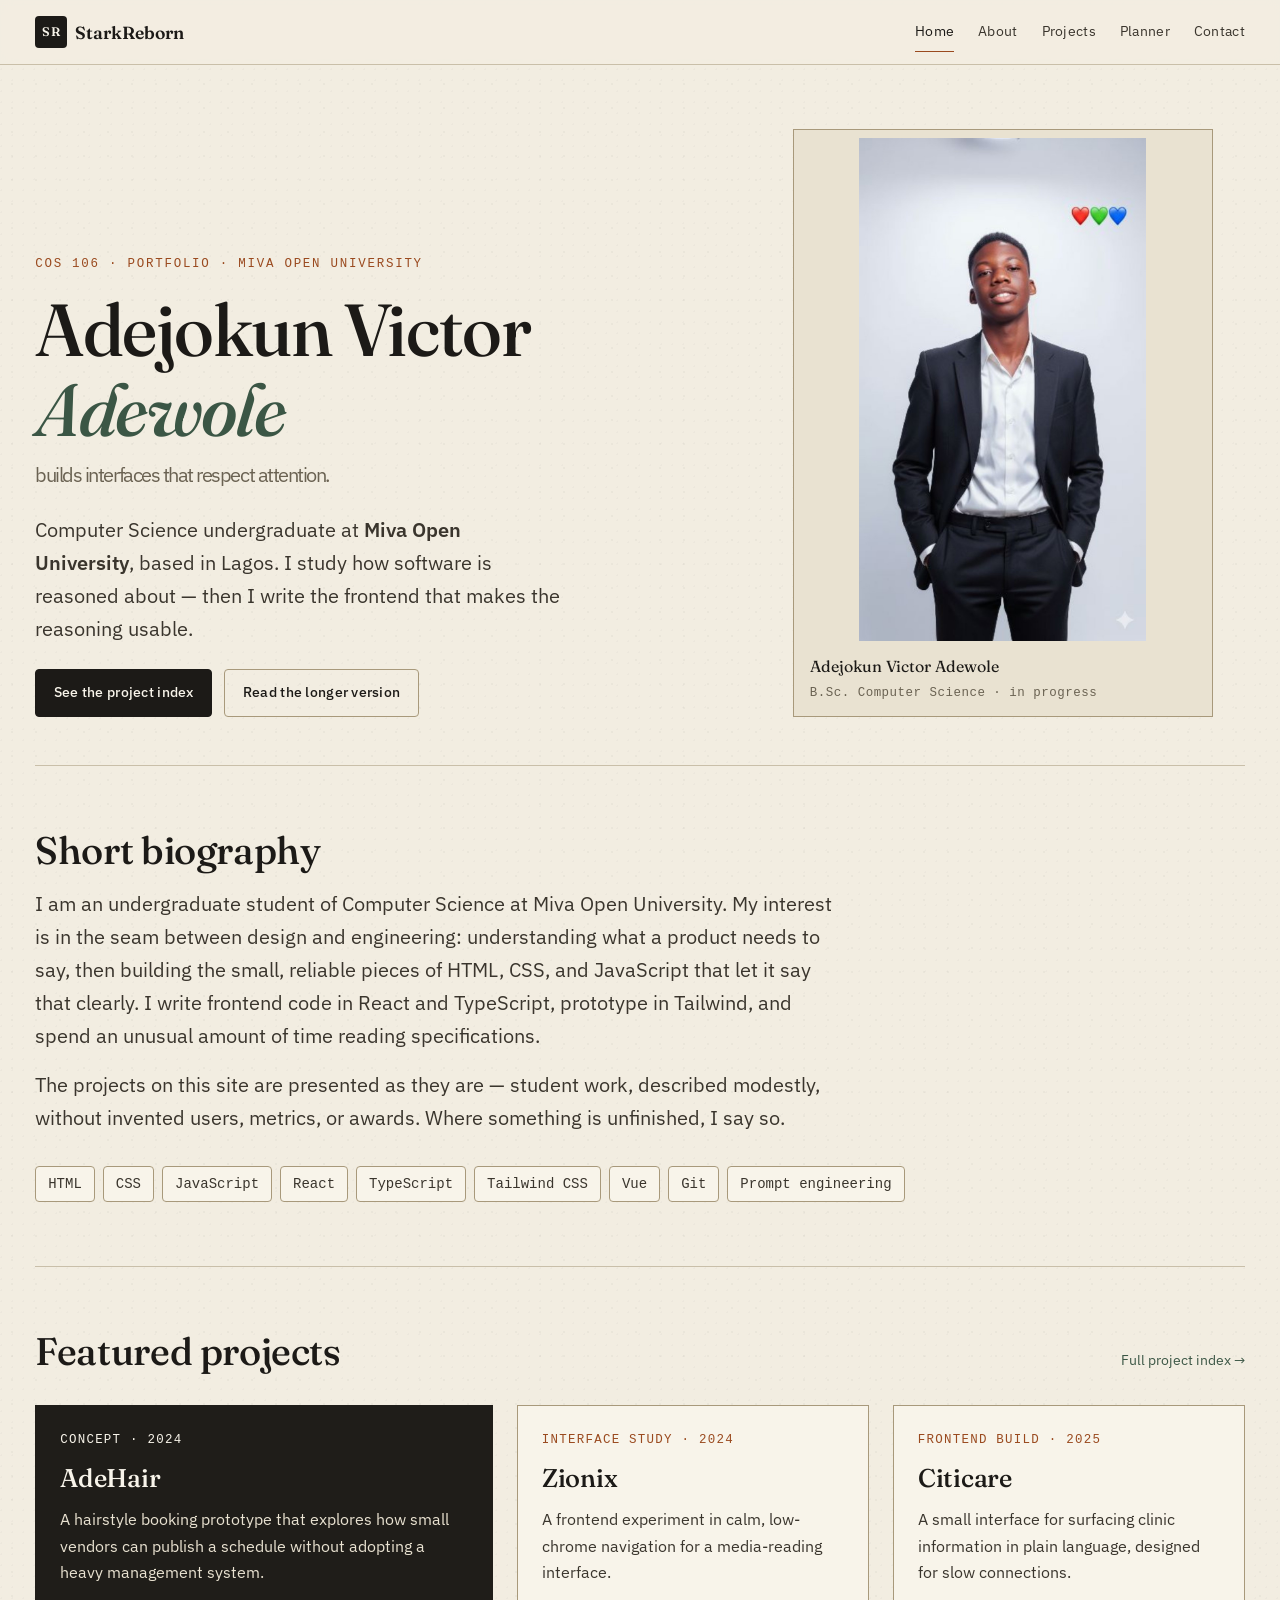
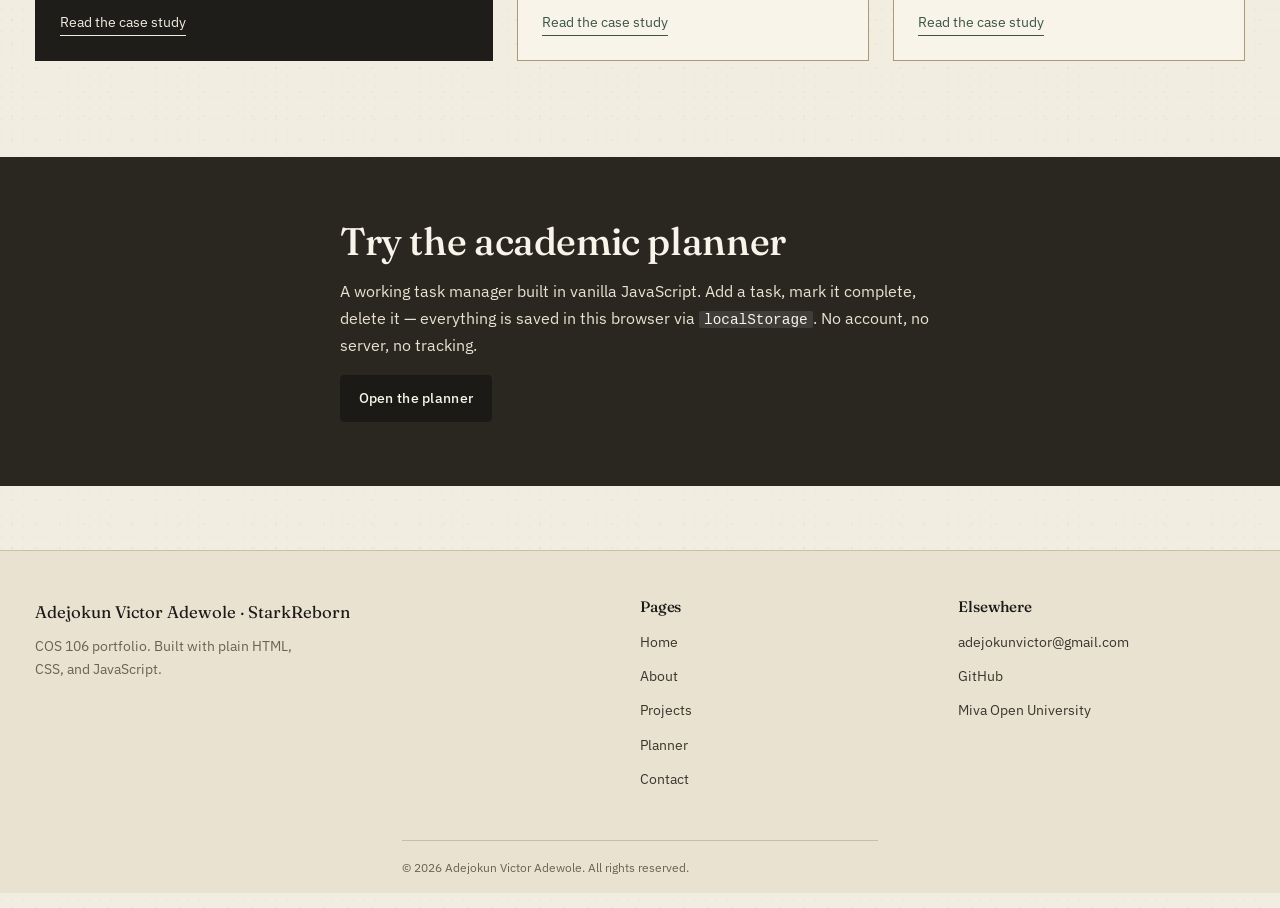
<file: index.html>
<!DOCTYPE html>
<html lang="en">
<head>
  <meta charset="utf-8">
  <meta name="viewport" content="width=device-width, initial-scale=1">
  <title>Adejokun Victor Adewole — COS 106 Portfolio</title>
  <meta name="description" content="Academic portfolio of Adejokun Victor Adewole, B.Sc. Computer Science student at Miva Open University. Frontend development, AI, and software engineering.">
  <meta name="author" content="Adejokun Victor Adewole">
  <link rel="icon" href="favicon.png" type="image/png">
  <link rel="preconnect" href="https://fonts.googleapis.com">
  <link rel="preconnect" href="https://fonts.gstatic.com" crossorigin>
  <link rel="stylesheet" href="https://fonts.googleapis.com/css2?family=Fraunces:ital,opsz,wght@0,9..144,300..700;1,9..144,300..600&family=IBM+Plex+Sans:wght@400;500;600&display=swap">
  <link rel="stylesheet" href="styles.css">
  <script src="main.js" defer></script>
</head>
<body class="page-home">
  <a class="skip-link" href="#main">Skip to content</a>

  <header class="site-header">
    <div class="site-header__inner">
      <a class="brand" href="index.html" aria-label="StarkReborn — home">
        <span class="brand__mark" aria-hidden="true">SR</span>
        <span class="brand__text">StarkReborn</span>
      </a>
      <button class="nav-toggle" type="button" aria-expanded="false" aria-controls="primary-nav">
        <span class="nav-toggle__bar" aria-hidden="true"></span>
        <span class="nav-toggle__bar" aria-hidden="true"></span>
        <span class="nav-toggle__label">Menu</span>
      </button>
      <nav id="primary-nav" class="site-nav" aria-label="Primary">
        <ul>
          <li><a href="index.html">Home</a></li>
          <li><a href="about.html">About</a></li>
          <li><a href="projects.html">Projects</a></li>
          <li><a href="planner.html">Planner</a></li>
          <li><a href="contact.html">Contact</a></li>
        </ul>
      </nav>
    </div>
  </header>

  <main id="main">
    <section class="hero" aria-labelledby="hero-heading">
      <div class="hero__grid">
        <div class="hero__text">
          <p class="hero__eyebrow">COS 106 · Portfolio · Miva Open University</p>
          <h1 id="hero-heading" class="hero__title">
            <span>Adejokun Victor</span>
            <span class="hero__title-accent">Adewole</span>
            <span class="hero__title-tail">builds interfaces that respect attention.</span>
          </h1>
          <p class="hero__lede">
            Computer Science undergraduate at <strong>Miva Open University</strong>,
            based in Lagos. I study how software is reasoned about — then I write
            the frontend that makes the reasoning usable.
          </p>
          <div class="hero__actions">
            <a class="btn btn--primary" href="projects.html">See the project index</a>
            <a class="btn btn--ghost" href="about.html">Read the longer version</a>
          </div>
        </div>
          <figure class="hero__portrait">
  <img
    src="profile.jpg"
    alt="Adejokun Victor Adewole wearing a black formal suit"
    width="800"
    height="1000"
  >
  <figcaption>
    <span class="hero__caption-line">Adejokun Victor Adewole</span>
    <span class="hero__caption-meta">B.Sc. Computer Science · in progress</span>
  </figcaption>
</figure>
      </div>
    </section>

    <section class="statement" aria-labelledby="statement-heading">
      <div class="statement__inner">
        <h2 id="statement-heading" class="statement__heading">Short biography</h2>
        <p class="statement__body">
          I am an undergraduate student of Computer Science at Miva Open University.
          My interest is in the seam between design and engineering: understanding
          what a product needs to say, then building the small, reliable pieces of
          HTML, CSS, and JavaScript that let it say that clearly. I write frontend
          code in React and TypeScript, prototype in Tailwind, and spend an unusual
          amount of time reading specifications.
        </p>
        <p class="statement__body">
          The projects on this site are presented as they are — student work, described
          modestly, without invented users, metrics, or awards. Where something is
          unfinished, I say so.
        </p>
        <ul class="statement__skills" aria-label="Selected technical skills">
          <li><span>HTML</span></li>
          <li><span>CSS</span></li>
          <li><span>JavaScript</span></li>
          <li><span>React</span></li>
          <li><span>TypeScript</span></li>
          <li><span>Tailwind CSS</span></li>
          <li><span>Vue</span></li>
          <li><span>Git</span></li>
          <li><span>Prompt engineering</span></li>
        </ul>
      </div>
    </section>

    <section class="featured" aria-labelledby="featured-heading">
      <header class="section-header">
        <h2 id="featured-heading">Featured projects</h2>
        <a class="section-header__link" href="projects.html">Full project index →</a>
      </header>

      <div class="featured__grid">
        <article class="featured-card featured-card--tall">
          <p class="featured-card__kicker">Concept · 2024</p>
          <h3 class="featured-card__title">AdeHair</h3>
          <p class="featured-card__desc">
            A hairstyle booking prototype that explores how small vendors can publish
            a schedule without adopting a heavy management system.
          </p>
          <a class="featured-card__link" href="projects.html#adehair">Read the case study</a>
        </article>

        <article class="featured-card">
          <p class="featured-card__kicker">Interface study · 2024</p>
          <h3 class="featured-card__title">Zionix</h3>
          <p class="featured-card__desc">
            A frontend experiment in calm, low-chrome navigation for a media-reading
            interface.
          </p>
          <a class="featured-card__link" href="projects.html#zionix">Read the case study</a>
        </article>

        <article class="featured-card">
          <p class="featured-card__kicker">Frontend build · 2025</p>
          <h3 class="featured-card__title">Citicare</h3>
          <p class="featured-card__desc">
            A small interface for surfacing clinic information in plain language,
            designed for slow connections.
          </p>
          <a class="featured-card__link" href="projects.html#citicare">Read the case study</a>
        </article>
      </div>
    </section>

    <aside class="cta-band" aria-labelledby="cta-heading">
      <div class="cta-band__inner">
        <h2 id="cta-heading">Try the academic planner</h2>
        <p>
          A working task manager built in vanilla JavaScript. Add a task, mark it
          complete, delete it — everything is saved in this browser via
          <code>localStorage</code>. No account, no server, no tracking.
        </p>
        <a class="btn btn--primary" href="planner.html">Open the planner</a>
      </div>
    </aside>
  </main>

  <footer class="site-footer">
    <div class="site-footer__inner">
      <div class="site-footer__col">
        <p class="site-footer__brand">Adejokun Victor Adewole · StarkReborn</p>
        <p class="site-footer__note">
          COS 106 portfolio. Built with plain HTML, CSS, and JavaScript.
        </p>
      </div>
      <div class="site-footer__col">
        <h2 class="site-footer__heading">Pages</h2>
        <ul class="site-footer__links">
          <li><a href="index.html">Home</a></li>
          <li><a href="about.html">About</a></li>
          <li><a href="projects.html">Projects</a></li>
          <li><a href="planner.html">Planner</a></li>
          <li><a href="contact.html">Contact</a></li>
        </ul>
      </div>
      <div class="site-footer__col">
        <h2 class="site-footer__heading">Elsewhere</h2>
        <ul class="site-footer__links">
          <li><a href="mailto:adejokunvictor@gmail.com">adejokunvictor@gmail.com</a></li>
          <li><a href="https://github.com/starkeborn" rel="noopener">GitHub</a></li>
          <li><a href="https://www.miva.university/" rel="noopener">Miva Open University</a></li>
        </ul>
      </div>
    </div>
    <p class="site-footer__legal"> &copy; <span id="year">2026</span> Adejokun Victor Adewole. All rights reserved.
    </p>
  </footer>
</body>
</html>
</file>
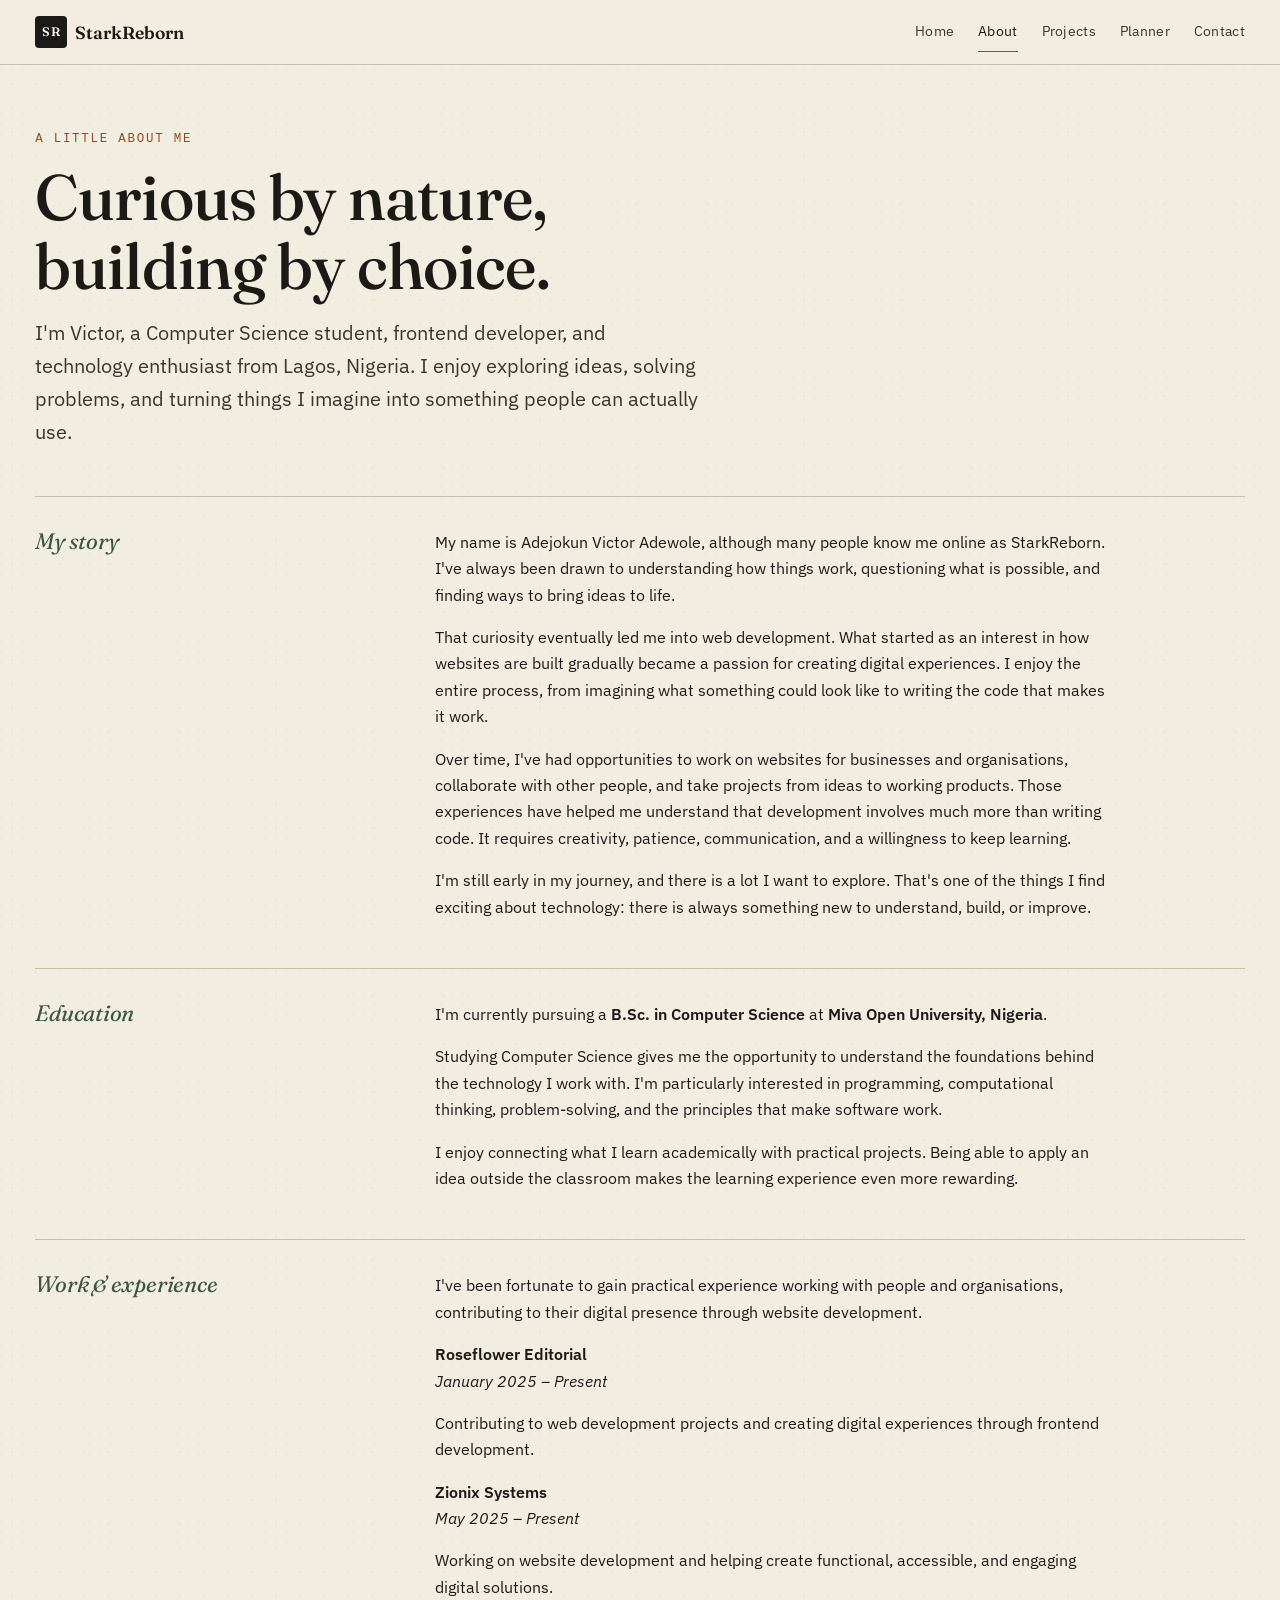
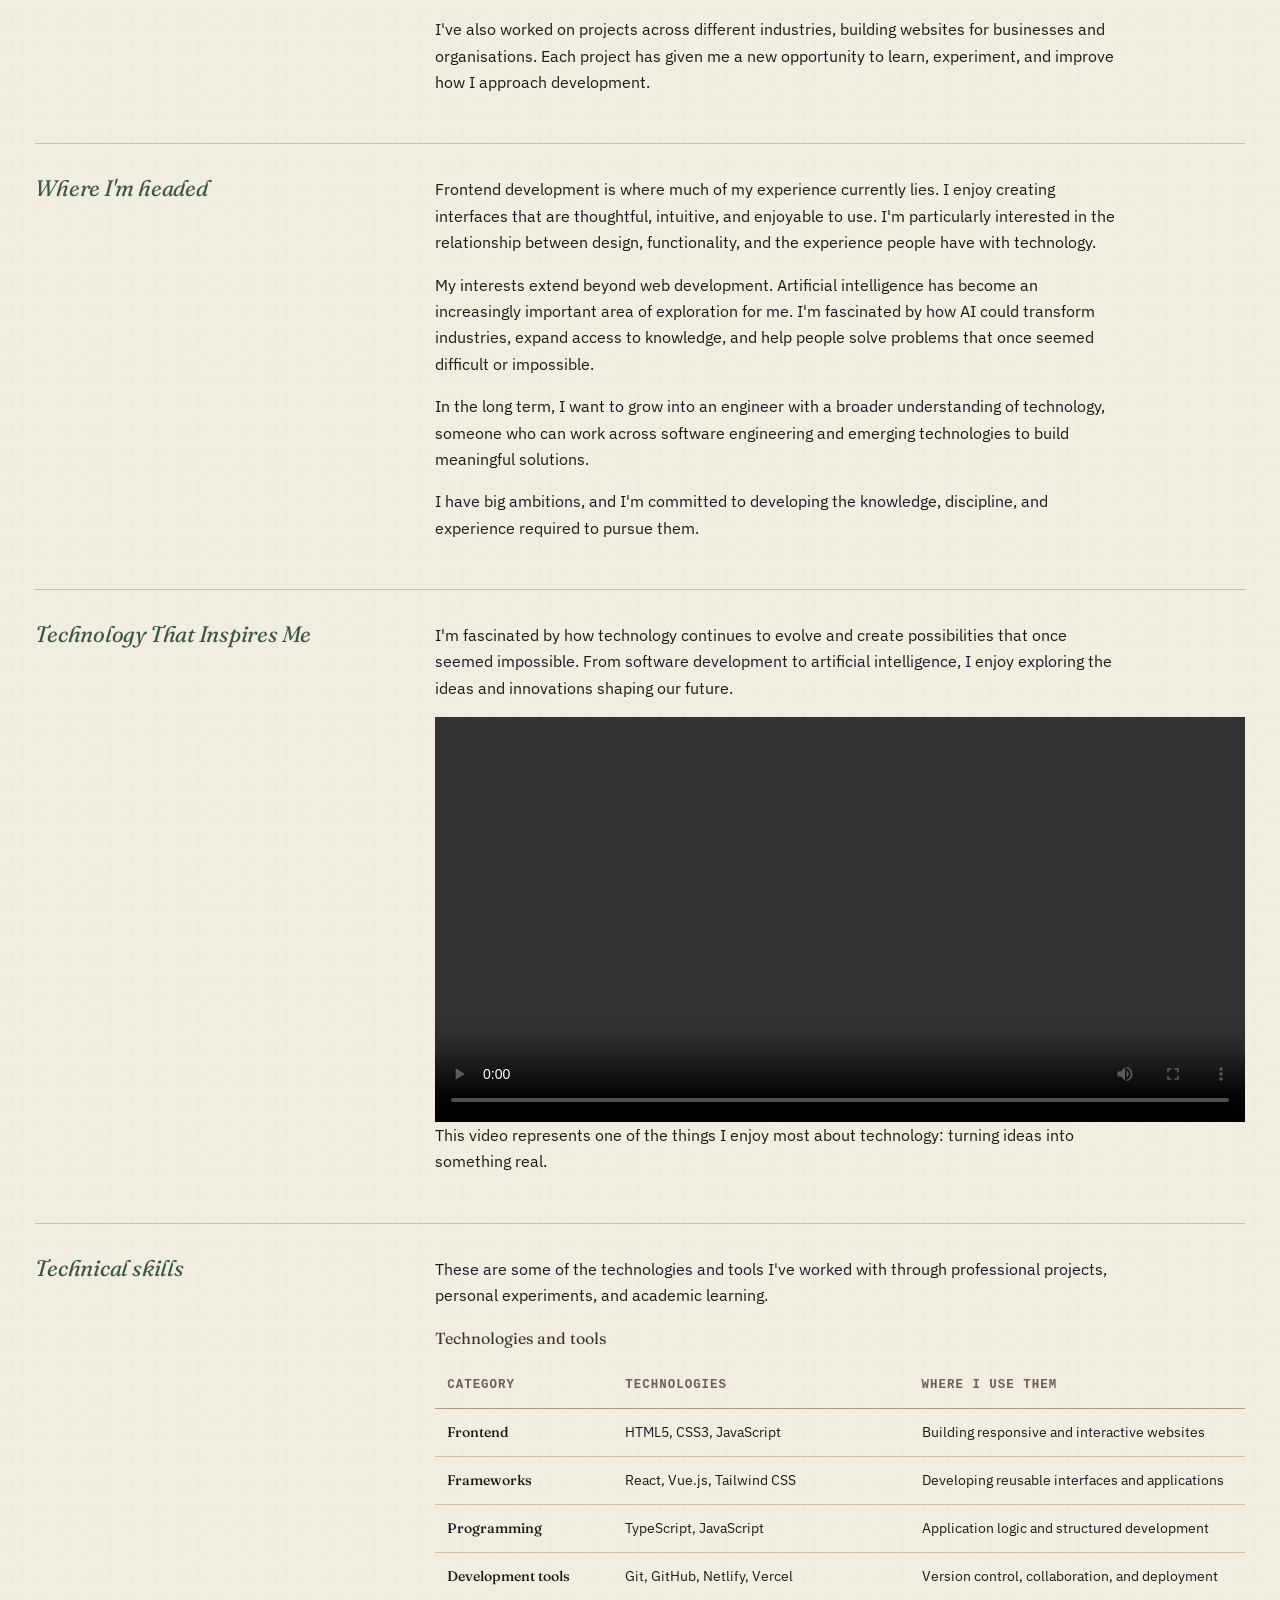
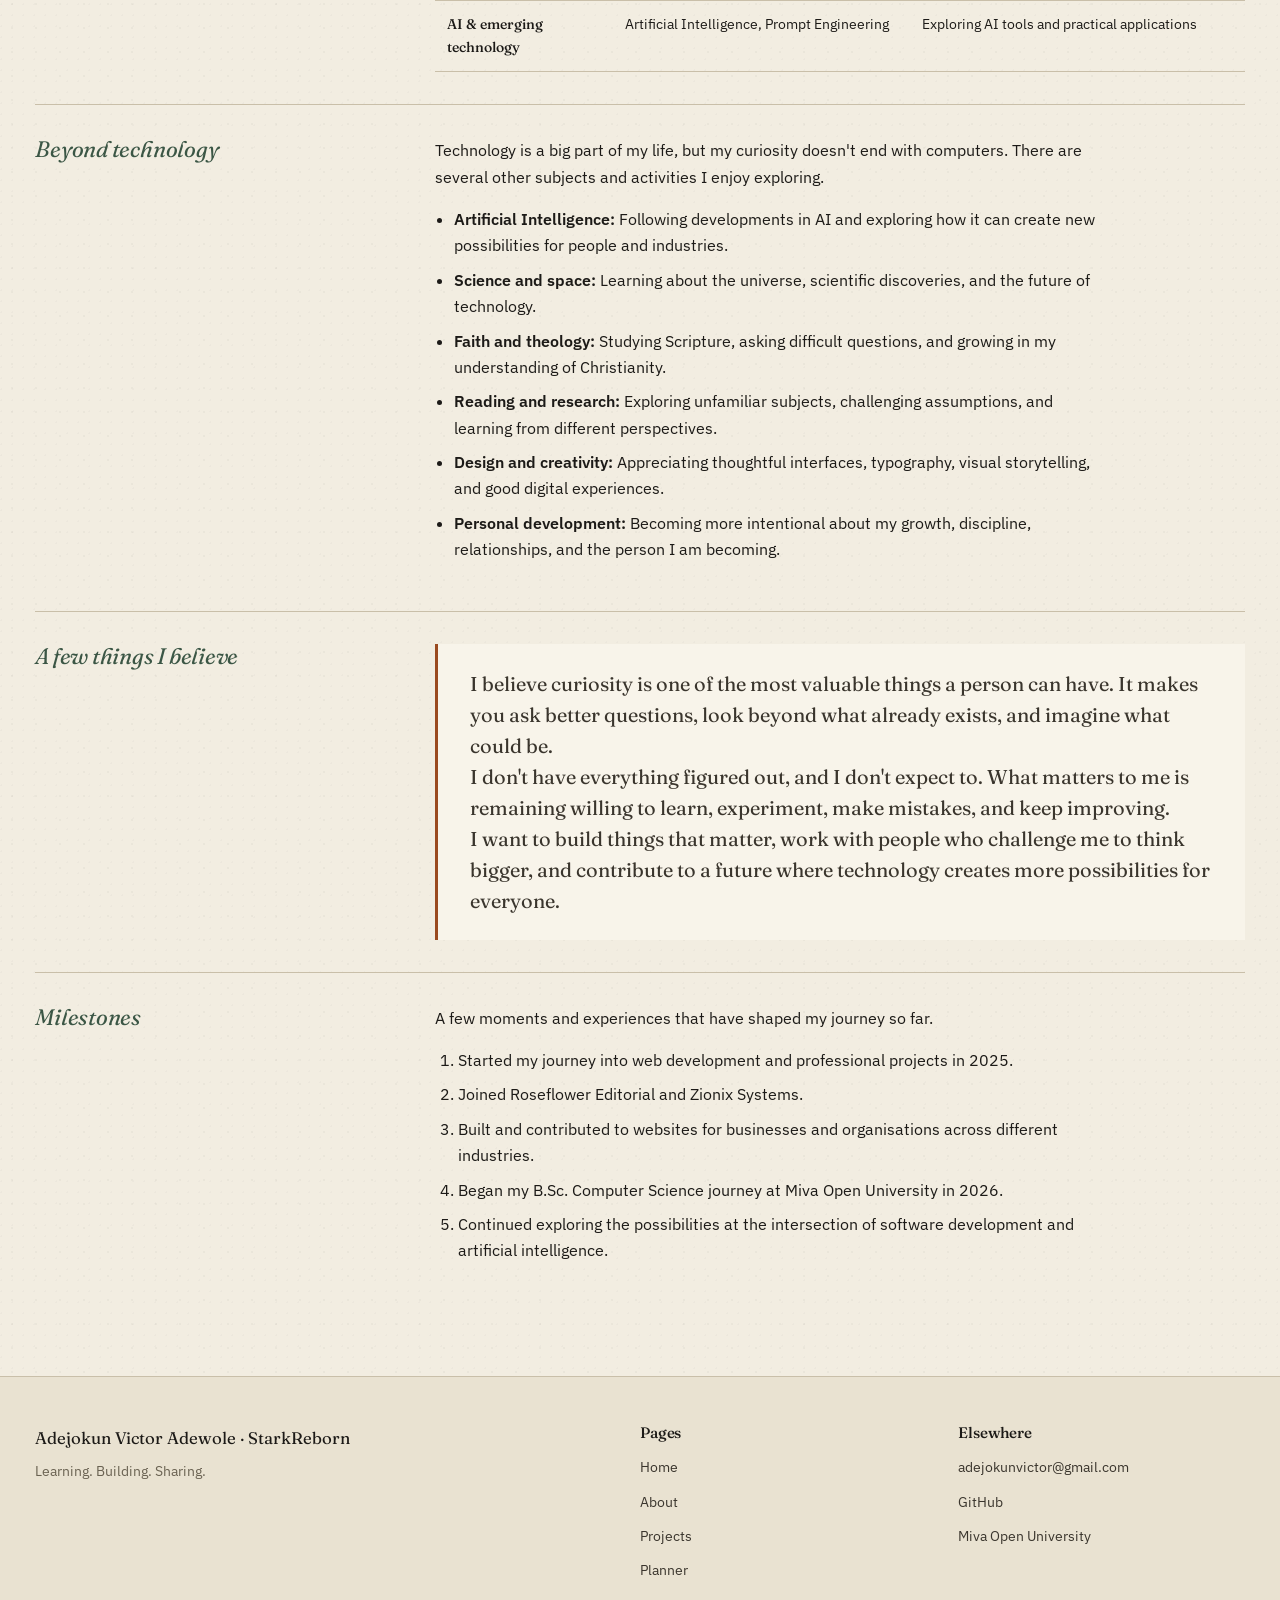
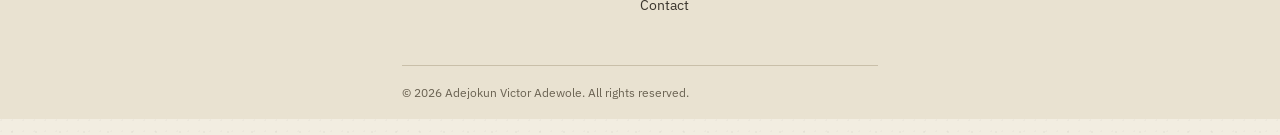
<file: about.html>
<!DOCTYPE html>
<html lang="en">
<head>
  <meta charset="utf-8">
  <meta name="viewport" content="width=device-width, initial-scale=1">
  <title>About — Adejokun Victor Adewole</title>
  <meta name="description" content="Get to know Victor Adewole, also known as StarkReborn, a Computer Science student, frontend developer, and technology enthusiast from Lagos, Nigeria.">
  <meta name="author" content="Adejokun Victor Adewole">
  <link rel="icon" href="favicon.png" type="image/png">
  <link rel="preconnect" href="https://fonts.googleapis.com">
  <link rel="preconnect" href="https://fonts.gstatic.com" crossorigin>
  <link rel="stylesheet" href="https://fonts.googleapis.com/css2?family=Fraunces:ital,opsz,wght@0,9..144,300..700;1,9..144,300..600&family=IBM+Plex+Sans:wght@400;500;600&display=swap">
  <link rel="stylesheet" href="styles.css">
  <script src="main.js" defer></script>
</head>

<body class="page-about">
  <a class="skip-link" href="#main">Skip to content</a>

  <header class="site-header">
    <div class="site-header__inner">
      <a class="brand" href="index.html" aria-label="StarkReborn — home">
        <span class="brand__mark" aria-hidden="true">SR</span>
        <span class="brand__text">StarkReborn</span>
      </a>

      <button class="nav-toggle" type="button" aria-expanded="false" aria-controls="primary-nav">
        <span class="nav-toggle__bar" aria-hidden="true"></span>
        <span class="nav-toggle__bar" aria-hidden="true"></span>
        <span class="nav-toggle__label">Menu</span>
      </button>

      <nav id="primary-nav" class="site-nav" aria-label="Primary">
        <ul>
          <li><a href="index.html">Home</a></li>
          <li><a href="about.html">About</a></li>
          <li><a href="projects.html">Projects</a></li>
          <li><a href="planner.html">Planner</a></li>
          <li><a href="contact.html">Contact</a></li>
        </ul>
      </nav>
    </div>
  </header>

  <main id="main">

    <section class="page-intro" aria-labelledby="about-heading">
      <p class="page-intro__eyebrow">A little about me</p>
      <h1 id="about-heading" class="page-intro__title">
        Curious by nature,<br>
        building by choice.
      </h1>
      <p class="page-intro__lede">
        I'm Victor, a Computer Science student, frontend developer, and technology
        enthusiast from Lagos, Nigeria. I enjoy exploring ideas, solving problems,
        and turning things I imagine into something people can actually use.
      </p>
    </section>

    <section class="about-section" aria-labelledby="story-heading">
      <h2 id="story-heading" class="about-section__heading">My story</h2>
      <div class="about-section__body">
        <p>
          My name is Adejokun Victor Adewole, although many people know me online
          as StarkReborn. I've always been drawn to understanding how things work,
          questioning what is possible, and finding ways to bring ideas to life.
        </p>
        <p>
          That curiosity eventually led me into web development. What started as
          an interest in how websites are built gradually became a passion for
          creating digital experiences. I enjoy the entire process, from imagining
          what something could look like to writing the code that makes it work.
        </p>
        <p>
          Over time, I've had opportunities to work on websites for businesses
          and organisations, collaborate with other people, and take projects
          from ideas to working products. Those experiences have helped me
          understand that development involves much more than writing code.
          It requires creativity, patience, communication, and a willingness
          to keep learning.
        </p>
        <p>
          I'm still early in my journey, and there is a lot I want to explore.
          That's one of the things I find exciting about technology: there is
          always something new to understand, build, or improve.
        </p>
      </div>
    </section>

    <section class="about-section" aria-labelledby="education-heading">
      <h2 id="education-heading" class="about-section__heading">Education</h2>
      <div class="about-section__body">
        <p>
          I'm currently pursuing a <strong>B.Sc. in Computer Science</strong>
          at <strong>Miva Open University, Nigeria</strong>.
        </p>
        <p>
          Studying Computer Science gives me the opportunity to understand
          the foundations behind the technology I work with. I'm particularly
          interested in programming, computational thinking, problem-solving,
          and the principles that make software work.
        </p>
        <p>
          I enjoy connecting what I learn academically with practical projects.
          Being able to apply an idea outside the classroom makes the learning
          experience even more rewarding.
        </p>
      </div>
    </section>

    <section class="about-section" aria-labelledby="experience-heading">
      <h2 id="experience-heading" class="about-section__heading">Work &amp; experience</h2>
      <div class="about-section__body">
        <p>
          I've been fortunate to gain practical experience working with people
          and organisations, contributing to their digital presence through
          website development.
        </p>
        <p>
          <strong>Roseflower Editorial</strong><br>
          <em>January 2025 – Present</em>
        </p>
        <p>
          Contributing to web development projects and creating digital
          experiences through frontend development.
        </p>
        <p>
          <strong>Zionix Systems</strong><br>
          <em>May 2025 – Present</em>
        </p>
        <p>
          Working on website development and helping create functional,
          accessible, and engaging digital solutions.
        </p>
        <p>
          I've also worked on projects across different industries, building
          websites for businesses and organisations. Each project has given
          me a new opportunity to learn, experiment, and improve how I approach
          development.
        </p>
      </div>
    </section>

    <section class="about-section" aria-labelledby="aspirations-heading">
      <h2 id="aspirations-heading" class="about-section__heading">Where I'm headed</h2>
      <div class="about-section__body">
        <p>
          Frontend development is where much of my experience currently lies.
          I enjoy creating interfaces that are thoughtful, intuitive, and
          enjoyable to use. I'm particularly interested in the relationship
          between design, functionality, and the experience people have
          with technology.
        </p>
        <p>
          My interests extend beyond web development. Artificial intelligence
          has become an increasingly important area of exploration for me.
          I'm fascinated by how AI could transform industries, expand access
          to knowledge, and help people solve problems that once seemed
          difficult or impossible.
        </p>
        <p>
          In the long term, I want to grow into an engineer with a broader
          understanding of technology, someone who can work across software
          engineering and emerging technologies to build meaningful solutions.
        </p>
        <p>
          I have big ambitions, and I'm committed to developing the knowledge,
          discipline, and experience required to pursue them.
        </p>
      </div>
    </section>


<section class="about-section" aria-labelledby="inspiration-heading">
  <h2 id="inspiration-heading" class="about-section__heading">
    Technology That Inspires Me
  </h2>

  <div class="about-section__body">
    <p>
      I'm fascinated by how technology continues to evolve and
      create possibilities that once seemed impossible.
      From software development to artificial intelligence,
      I enjoy exploring the ideas and innovations shaping our future.
    </p>

    <video
      controls
      preload="metadata"
      width="100%"
      aria-label="A video showing programming and software development"
    >
      <source src="inspo.mp4" type="video/mp4">
      Your browser does not support the video element.
    </video>

    <p>
      This video represents one of the things I enjoy most about
      technology: turning ideas into something real.
    </p>
  </div>
</section>


    <section class="about-section" aria-labelledby="skills-heading">
      <h2 id="skills-heading" class="about-section__heading">Technical skills</h2>
      <div class="about-section__body">
        <p>
          These are some of the technologies and tools I've worked with through
          professional projects, personal experiments, and academic learning.
        </p>

        <table class="skills-table">
          <caption>Technologies and tools</caption>
          <thead>
            <tr>
              <th scope="col">Category</th>
              <th scope="col">Technologies</th>
              <th scope="col">Where I use them</th>
            </tr>
          </thead>
          <tbody>
            <tr>
              <th scope="row">Frontend</th>
              <td>HTML5, CSS3, JavaScript</td>
              <td>Building responsive and interactive websites</td>
            </tr>
            <tr>
              <th scope="row">Frameworks</th>
              <td>React, Vue.js, Tailwind CSS</td>
              <td>Developing reusable interfaces and applications</td>
            </tr>
            <tr>
              <th scope="row">Programming</th>
              <td>TypeScript, JavaScript</td>
              <td>Application logic and structured development</td>
            </tr>
            <tr>
              <th scope="row">Development tools</th>
              <td>Git, GitHub, Netlify, Vercel</td>
              <td>Version control, collaboration, and deployment</td>
            </tr>
            <tr>
              <th scope="row">AI &amp; emerging technology</th>
              <td>Artificial Intelligence, Prompt Engineering</td>
              <td>Exploring AI tools and practical applications</td>
            </tr>
          </tbody>
        </table>
      </div>
    </section>

    <section class="about-section" aria-labelledby="interests-heading">
      <h2 id="interests-heading" class="about-section__heading">Beyond technology</h2>
      <div class="about-section__body">
        <p>
          Technology is a big part of my life, but my curiosity doesn't end
          with computers. There are several other subjects and activities
          I enjoy exploring.
        </p>
        <ul class="interest-list">
          <li><strong>Artificial Intelligence:</strong> Following developments in AI and exploring how it can create new possibilities for people and industries.</li>
          <li><strong>Science and space:</strong> Learning about the universe, scientific discoveries, and the future of technology.</li>
          <li><strong>Faith and theology:</strong> Studying Scripture, asking difficult questions, and growing in my understanding of Christianity.</li>
          <li><strong>Reading and research:</strong> Exploring unfamiliar subjects, challenging assumptions, and learning from different perspectives.</li>
          <li><strong>Design and creativity:</strong> Appreciating thoughtful interfaces, typography, visual storytelling, and good digital experiences.</li>
          <li><strong>Personal development:</strong> Becoming more intentional about my growth, discipline, relationships, and the person I am becoming.</li>
        </ul>
      </div>
    </section>

    <section class="about-section about-section--statement" aria-labelledby="statement-heading">
      <h2 id="statement-heading" class="about-section__heading">A few things I believe</h2>
      <div class="about-section__body">
        <blockquote class="personal-statement">
          <p>
            I believe curiosity is one of the most valuable things a person
            can have. It makes you ask better questions, look beyond what
            already exists, and imagine what could be.
          </p>
          <p>
            I don't have everything figured out, and I don't expect to.
            What matters to me is remaining willing to learn, experiment,
            make mistakes, and keep improving.
          </p>
          <p>
            I want to build things that matter, work with people who
            challenge me to think bigger, and contribute to a future where
            technology creates more possibilities for everyone.
          </p>
        </blockquote>
      </div>
    </section>

    <section class="about-section" aria-labelledby="milestones-heading">
      <h2 id="milestones-heading" class="about-section__heading">Milestones</h2>
      <div class="about-section__body">
        <p>
          A few moments and experiences that have shaped my journey so far.
        </p>
        <ol class="milestone-list">
          <li>Started my journey into web development and professional projects in 2025.</li>
          <li>Joined Roseflower Editorial and Zionix Systems.</li>
          <li>Built and contributed to websites for businesses and organisations across different industries.</li>
          <li>Began my B.Sc. Computer Science journey at Miva Open University in 2026.</li>
          <li>Continued exploring the possibilities at the intersection of software development and artificial intelligence.</li>
        </ol>
      </div>
    </section>

  </main>

  <footer class="site-footer">
    <div class="site-footer__inner">

      <div class="site-footer__col">
        <p class="site-footer__brand">Adejokun Victor Adewole · StarkReborn</p>
        <p class="site-footer__note">Learning. Building. Sharing.</p>
      </div>

      <div class="site-footer__col">
        <h2 class="site-footer__heading">Pages</h2>
        <ul class="site-footer__links">
          <li><a href="index.html">Home</a></li>
          <li><a href="about.html">About</a></li>
          <li><a href="projects.html">Projects</a></li>
          <li><a href="planner.html">Planner</a></li>
          <li><a href="contact.html">Contact</a></li>
        </ul>
      </div>

      <div class="site-footer__col">
        <h2 class="site-footer__heading">Elsewhere</h2>
        <ul class="site-footer__links">
          <li><a href="mailto:adejokunvictor@gmail.com">adejokunvictor@gmail.com</a></li>
          <li><a href="https://github.com/starkeborn" rel="noopener">GitHub</a></li>
          <li><a href="https://www.miva.university/" rel="noopener">Miva Open University</a></li>
        </ul>
      </div>

    </div>

    <p class="site-footer__legal"> &copy; <span id="year">2026</span> Adejokun Victor Adewole. All rights reserved.
    </p>
  </footer>

</body>
</html>
</file>
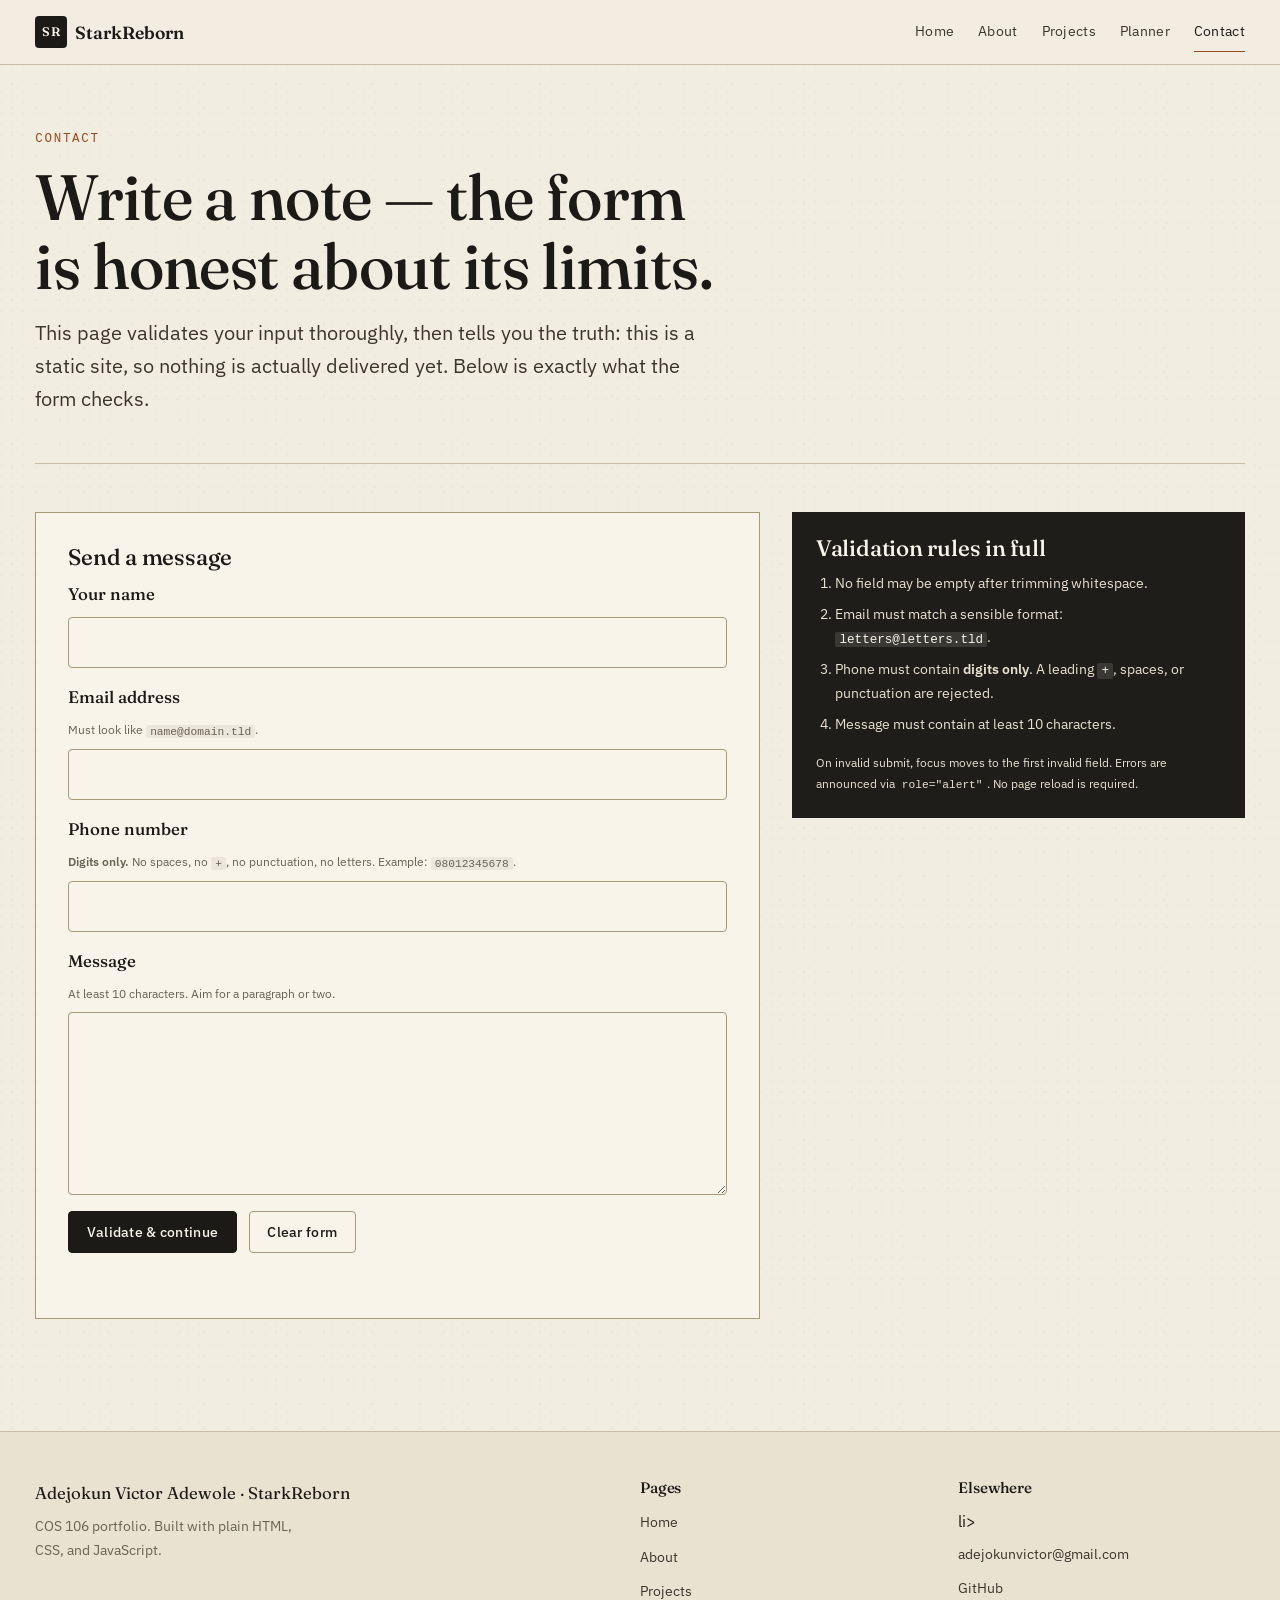
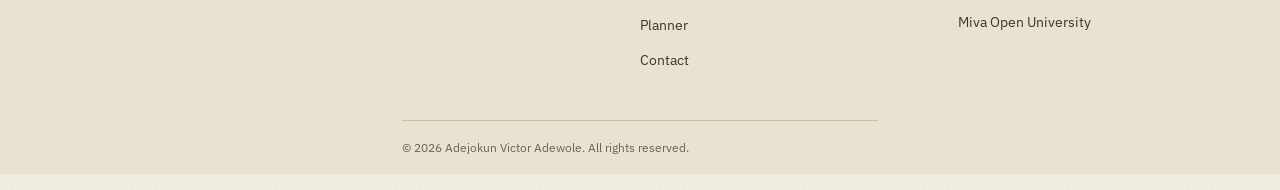
<file: contact.html>
<!DOCTYPE html>
<html lang="en">
<head>
  <meta charset="utf-8">
  <meta name="viewport" content="width=device-width, initial-scale=1">
  <title>Contact — Adejokun Victor Adewole</title>
  <meta name="description" content="Contact form for Adejokun Victor Adewole. Client-side validated. This is a static demonstration — no backend is configured.">
  <meta name="author" content="Adejokun Victor Adewole">
  <link rel="icon" href="favicon.png" type="image/png">
  <link rel="preconnect" href="https://fonts.googleapis.com">
  <link rel="preconnect" href="https://fonts.gstatic.com" crossorigin>
  <link rel="stylesheet" href="https://fonts.googleapis.com/css2?family=Fraunces:ital,opsz,wght@0,9..144,300..700;1,9..144,300..600&family=IBM+Plex+Sans:wght@400;500;600&display=swap">
  <link rel="stylesheet" href="styles.css">
  <script src="main.js" defer></script>
  <script src="contact.js" defer></script>
</head>
<body class="page-contact">
  <a class="skip-link" href="#main">Skip to content</a>

  <header class="site-header">
    <div class="site-header__inner">
      <a class="brand" href="index.html" aria-label="StarkReborn — home">
        <span class="brand__mark" aria-hidden="true">SR</span>
        <span class="brand__text">StarkReborn</span>
      </a>
      <button class="nav-toggle" type="button" aria-expanded="false" aria-controls="primary-nav">
        <span class="nav-toggle__bar" aria-hidden="true"></span>
        <span class="nav-toggle__bar" aria-hidden="true"></span>
        <span class="nav-toggle__label">Menu</span>
      </button>
      <nav id="primary-nav" class="site-nav" aria-label="Primary">
        <ul>
          <li><a href="index.html">Home</a></li>
          <li><a href="about.html">About</a></li>
          <li><a href="projects.html">Projects</a></li>
          <li><a href="planner.html">Planner</a></li>
          <li><a href="contact.html">Contact</a></li>
        </ul>
      </nav>
    </div>
  </header>

  <main id="main">
    <section class="page-intro" aria-labelledby="contact-heading">
      <p class="page-intro__eyebrow">Contact</p>
      <h1 id="contact-heading" class="page-intro__title">
        Write a note — the form<br>
        is honest about its limits.
      </h1>
      <p class="page-intro__lede">
        This page validates your input thoroughly, then tells you the truth: this
        is a static site, so nothing is actually delivered yet. Below is exactly
        what the form checks.
      </p>
    </section>

    <section class="contact" aria-labelledby="form-heading">
      <div class="contact__form-wrap">
        <h2 id="form-heading" class="contact__heading">Send a message</h2>

        <form id="contact-form" class="contact-form" novalidate>
          <div class="field">
            <label for="name" class="field__label">Your name</label>
            <input id="name" name="name" type="text" autocomplete="name"
                   aria-describedby="name-error" required>
            <p id="name-error" class="field__error" role="alert" hidden></p>
          </div>

          <div class="field">
            <label for="email" class="field__label">Email address</label>
            <p id="email-help" class="field__help">
              Must look like <code>name@domain.tld</code>.
            </p>
            <input id="email" name="email" type="email" inputmode="email"
                   autocomplete="email"
                   aria-describedby="email-help email-error" required>
            <p id="email-error" class="field__error" role="alert" hidden></p>
          </div>

          <div class="field">
            <label for="phone" class="field__label">Phone number</label>
            <p id="phone-help" class="field__help">
              <strong>Digits only.</strong> No spaces, no <code>+</code>, no
              punctuation, no letters. Example: <code>08012345678</code>.
            </p>
            <input id="phone" name="phone" type="tel" inputmode="numeric"
                   autocomplete="tel"
                   aria-describedby="phone-help phone-error" required>
            <p id="phone-error" class="field__error" role="alert" hidden></p>
          </div>

          <div class="field">
            <label for="message" class="field__label">Message</label>
            <p id="message-help" class="field__help">
              At least 10 characters. Aim for a paragraph or two.
            </p>
            <textarea id="message" name="message" rows="6"
                      aria-describedby="message-help message-error" required></textarea>
            <p id="message-error" class="field__error" role="alert" hidden></p>
          </div>

          <div class="contact-form__actions">
            <button type="submit" class="btn btn--primary">Validate &amp; continue</button>
            <button type="reset" class="btn btn--ghost">Clear form</button>
          </div>

          <p id="form-status" class="contact-form__status" role="status" aria-live="polite"></p>
        </form>

        <div id="contact-success" class="contact-success" hidden tabindex="-1">
          <h3>Validation passed</h3>
          <p>
            Your input passed every check. <strong>Nothing has been sent</strong> —
            this is a static demonstration. To actually receive messages, a form
            endpoint must be configured by the site owner.
          </p>
          <p class="contact-success__note">
            The integration point is documented in <code>js/contact.js</code> as
            <code>FORM_ENDPOINT</code>.
          </p>
          <button type="button" class="btn btn--ghost" id="contact-reset">
            Edit the message
          </button>
        </div>
      </div>

      <aside class="contact__aside" aria-labelledby="contact-aside-heading">
        <h2 id="contact-aside-heading" class="contact__aside-heading">
          Validation rules in full
        </h2>
        <ol class="contact-rules">
          <li>No field may be empty after trimming whitespace.</li>
          <li>
            Email must match a sensible format:
            <code>letters@letters.tld</code>.
          </li>
          <li>
            Phone must contain <strong>digits only</strong>. A leading <code>+</code>,
            spaces, or punctuation are rejected.
          </li>
          <li>Message must contain at least 10 characters.</li>
        </ol>
        <p class="contact__aside-note">
          On invalid submit, focus moves to the first invalid field. Errors are
          announced via <code>role="alert"</code>. No page reload is required.
        </p>
      </aside>
    </section>
  </main>

  <footer class="site-footer">
    <div class="site-footer__inner">
      <div class="site-footer__col">
        <p class="site-footer__brand">Adejokun Victor Adewole · StarkReborn</p>
        <p class="site-footer__note">COS 106 portfolio. Built with plain HTML, CSS, and JavaScript.</p>
      </div>
      <div class="site-footer__col">
        <h2 class="site-footer__heading">Pages</h2>
        <ul class="site-footer__links">
          <li><a href="index.html">Home</a></li>
          <li><a href="about.html">About</a></li>
          <li><a href="projects.html">Projects</a></li>
          <li><a href="planner.html">Planner</a></li>
          <li><a href="contact.html">Contact</a></li>
        </ul>
      </div>
      <div class="site-footer__col">
        <h2 class="site-footer__heading">Elsewhere</h2>
        <ul class="site-footer__links">
          li><a href="mailto:adejokunvictor@gmail.com">adejokunvictor@gmail.com</a></li>
<li><a href="https://github.com/starkeborn" rel="noopener">GitHub</a></li>
          <li><a href="https://www.miva.university/" rel="noopener">Miva Open University</a></li>
        </ul>
      </div>
    </div>
    <p class="site-footer__legal"> &copy; <span id="year">2026</span> Adejokun Victor Adewole. All rights reserved.
    </p>
  </footer>
</body>
</html>
</file>
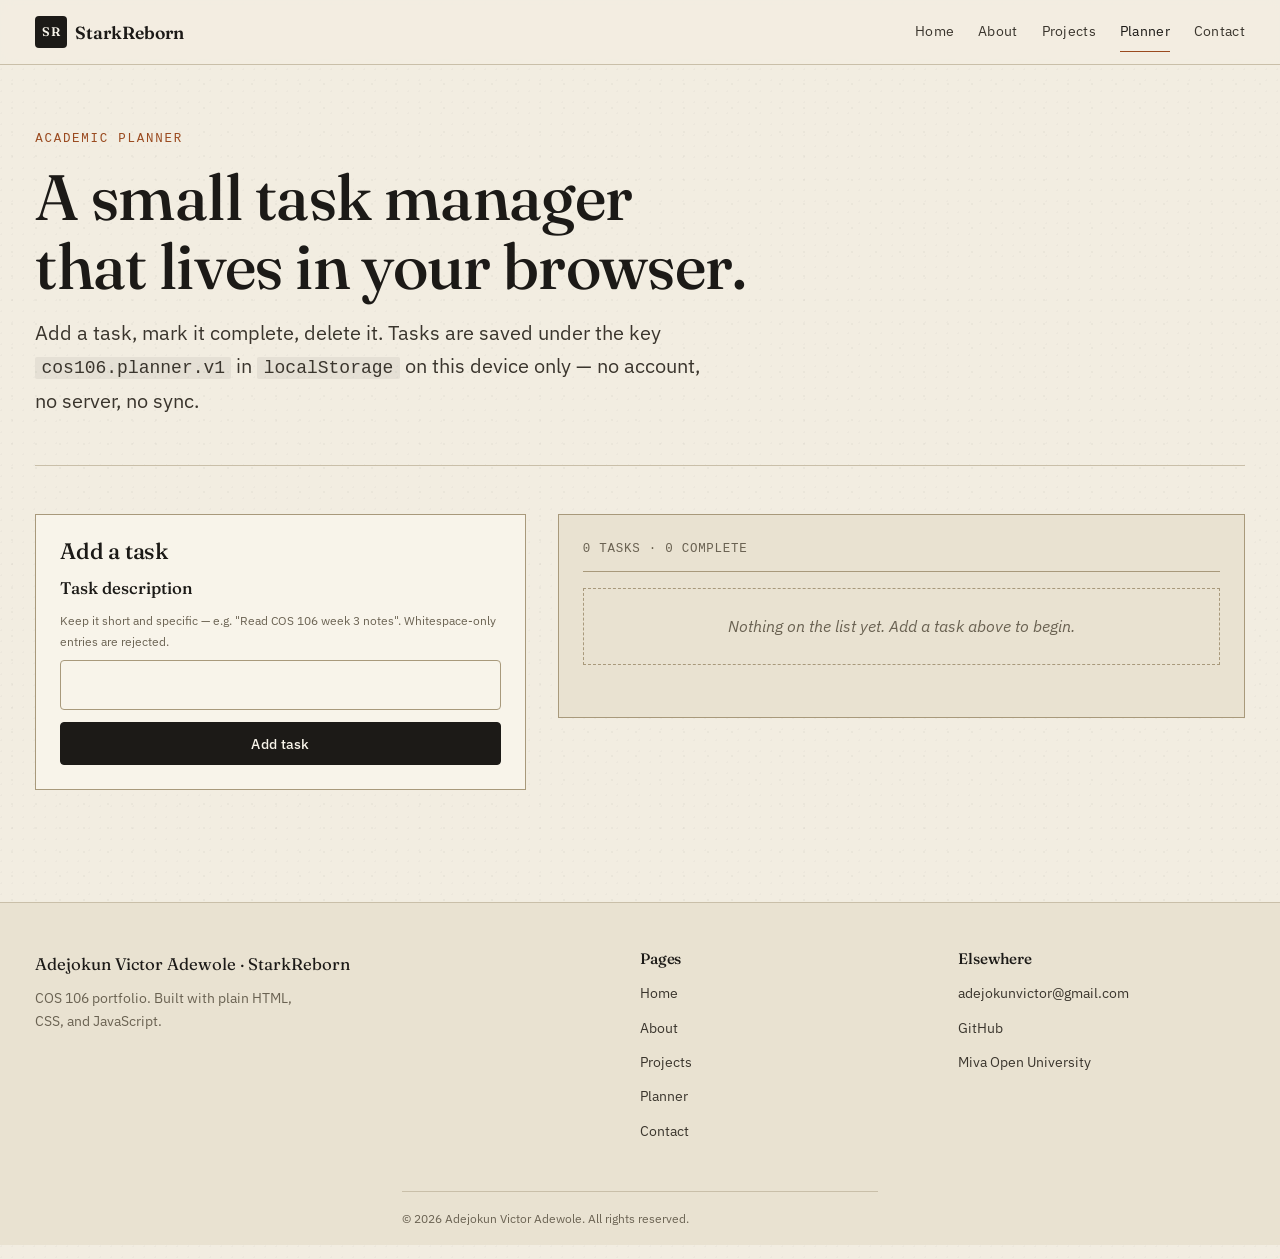
<file: planner.html>
<!DOCTYPE html>
<html lang="en">
<head>
  <meta charset="utf-8">
  <meta name="viewport" content="width=device-width, initial-scale=1">
  <title>Academic Planner — Adejokun Victor Adewole</title>
  <meta name="description" content="A working academic task planner for the COS 106 portfolio. Add, complete, and delete tasks — everything is stored locally in your browser.">
  <meta name="author" content="Adejokun Victor Adewole">
  <link rel="icon" href="favicon.png" type="image/png">
  <link rel="preconnect" href="https://fonts.googleapis.com">
  <link rel="preconnect" href="https://fonts.gstatic.com" crossorigin>
  <link rel="stylesheet" href="https://fonts.googleapis.com/css2?family=Fraunces:ital,opsz,wght@0,9..144,300..700;1,9..144,300..600&family=IBM+Plex+Sans:wght@400;500;600&display=swap">
  <link rel="stylesheet" href="styles.css">
  <script src="main.js" defer></script>
  <script src="planner.js" defer></script>
</head>
<body class="page-planner">
  <a class="skip-link" href="#main">Skip to content</a>

  <header class="site-header">
    <div class="site-header__inner">
      <a class="brand" href="index.html" aria-label="StarkReborn — home">
        <span class="brand__mark" aria-hidden="true">SR</span>
        <span class="brand__text">StarkReborn</span>
      </a>
      <button class="nav-toggle" type="button" aria-expanded="false" aria-controls="primary-nav">
        <span class="nav-toggle__bar" aria-hidden="true"></span>
        <span class="nav-toggle__bar" aria-hidden="true"></span>
        <span class="nav-toggle__label">Menu</span>
      </button>
      <nav id="primary-nav" class="site-nav" aria-label="Primary">
        <ul>
          <li><a href="index.html">Home</a></li>
          <li><a href="about.html">About</a></li>
          <li><a href="projects.html">Projects</a></li>
          <li><a href="planner.html">Planner</a></li>
          <li><a href="contact.html">Contact</a></li>
        </ul>
      </nav>
    </div>
  </header>

  <main id="main">
    <section class="page-intro" aria-labelledby="planner-heading">
      <p class="page-intro__eyebrow">Academic planner</p>
      <h1 id="planner-heading" class="page-intro__title">
        A small task manager<br>
        that lives in your browser.
      </h1>
      <p class="page-intro__lede">
        Add a task, mark it complete, delete it. Tasks are saved under the key
        <code>cos106.planner.v1</code> in <code>localStorage</code> on this device
        only — no account, no server, no sync.
      </p>
    </section>

    <section class="planner" aria-labelledby="planner-form-heading">
      <div class="planner__form-wrap">
        <h2 id="planner-form-heading" class="planner__heading">Add a task</h2>

        <form id="task-form" class="task-form" novalidate>
          <div class="field">
            <label for="task-input" class="field__label">Task description</label>
            <p id="task-input-help" class="field__help">
              Keep it short and specific — e.g. "Read COS 106 week 3 notes".
              Whitespace-only entries are rejected.
            </p>
            <input id="task-input"
                   name="task"
                   type="text"
                   autocomplete="off"
                   aria-describedby="task-input-help task-input-error"
                   maxlength="140"
                   required>
            <p id="task-input-error" class="field__error" role="alert" hidden></p>
          </div>
          <button type="submit" class="btn btn--primary">Add task</button>
        </form>

        <p id="storage-notice" class="planner__notice" role="status" hidden>
          Storage is unavailable in this browser mode. Tasks will work for this
          session but will not be saved after a reload.
        </p>
      </div>

      <div class="planner__list-wrap">
        <div class="planner__summary" aria-live="polite">
          <p>
            <span id="task-count">0</span> task<span id="task-count-plural"></span>
            · <span id="task-done-count">0</span> complete
          </p>
        </div>

        <ul id="task-list" class="task-list" aria-labelledby="planner-form-heading">
          <!-- Tasks are rendered by js/planner.js -->
        </ul>

        <p id="task-empty" class="task-empty" hidden>
          Nothing on the list yet. Add a task above to begin.
        </p>

        <p id="task-feedback" class="planner__feedback" role="status" aria-live="polite"></p>
      </div>
    </section>
  </main>

  <footer class="site-footer">
    <div class="site-footer__inner">
      <div class="site-footer__col">
        <p class="site-footer__brand">Adejokun Victor Adewole · StarkReborn</p>
        <p class="site-footer__note">COS 106 portfolio. Built with plain HTML, CSS, and JavaScript.</p>
      </div>
      <div class="site-footer__col">
        <h2 class="site-footer__heading">Pages</h2>
        <ul class="site-footer__links">
          <li><a href="index.html">Home</a></li>
          <li><a href="about.html">About</a></li>
          <li><a href="projects.html">Projects</a></li>
          <li><a href="planner.html">Planner</a></li>
          <li><a href="contact.html">Contact</a></li>
        </ul>
      </div>
      <div class="site-footer__col">
        <h2 class="site-footer__heading">Elsewhere</h2>
        <ul class="site-footer__links">
          <li><a href="mailto:adejokunvictor@gmail.com">adejokunvictor@gmail.com</a></li>
          <li><a href="https://github.com/starkeborn" rel="noopener">GitHub</a></li>
          <li><a href="https://www.miva.university/" rel="noopener">Miva Open University</a></li>
        </ul>
      </div>
    </div>
    <p class="site-footer__legal"> &copy; <span id="year">2026</span> Adejokun Victor Adewole. All rights reserved.
    </p>
  </footer>
</body>
</html>
</file>
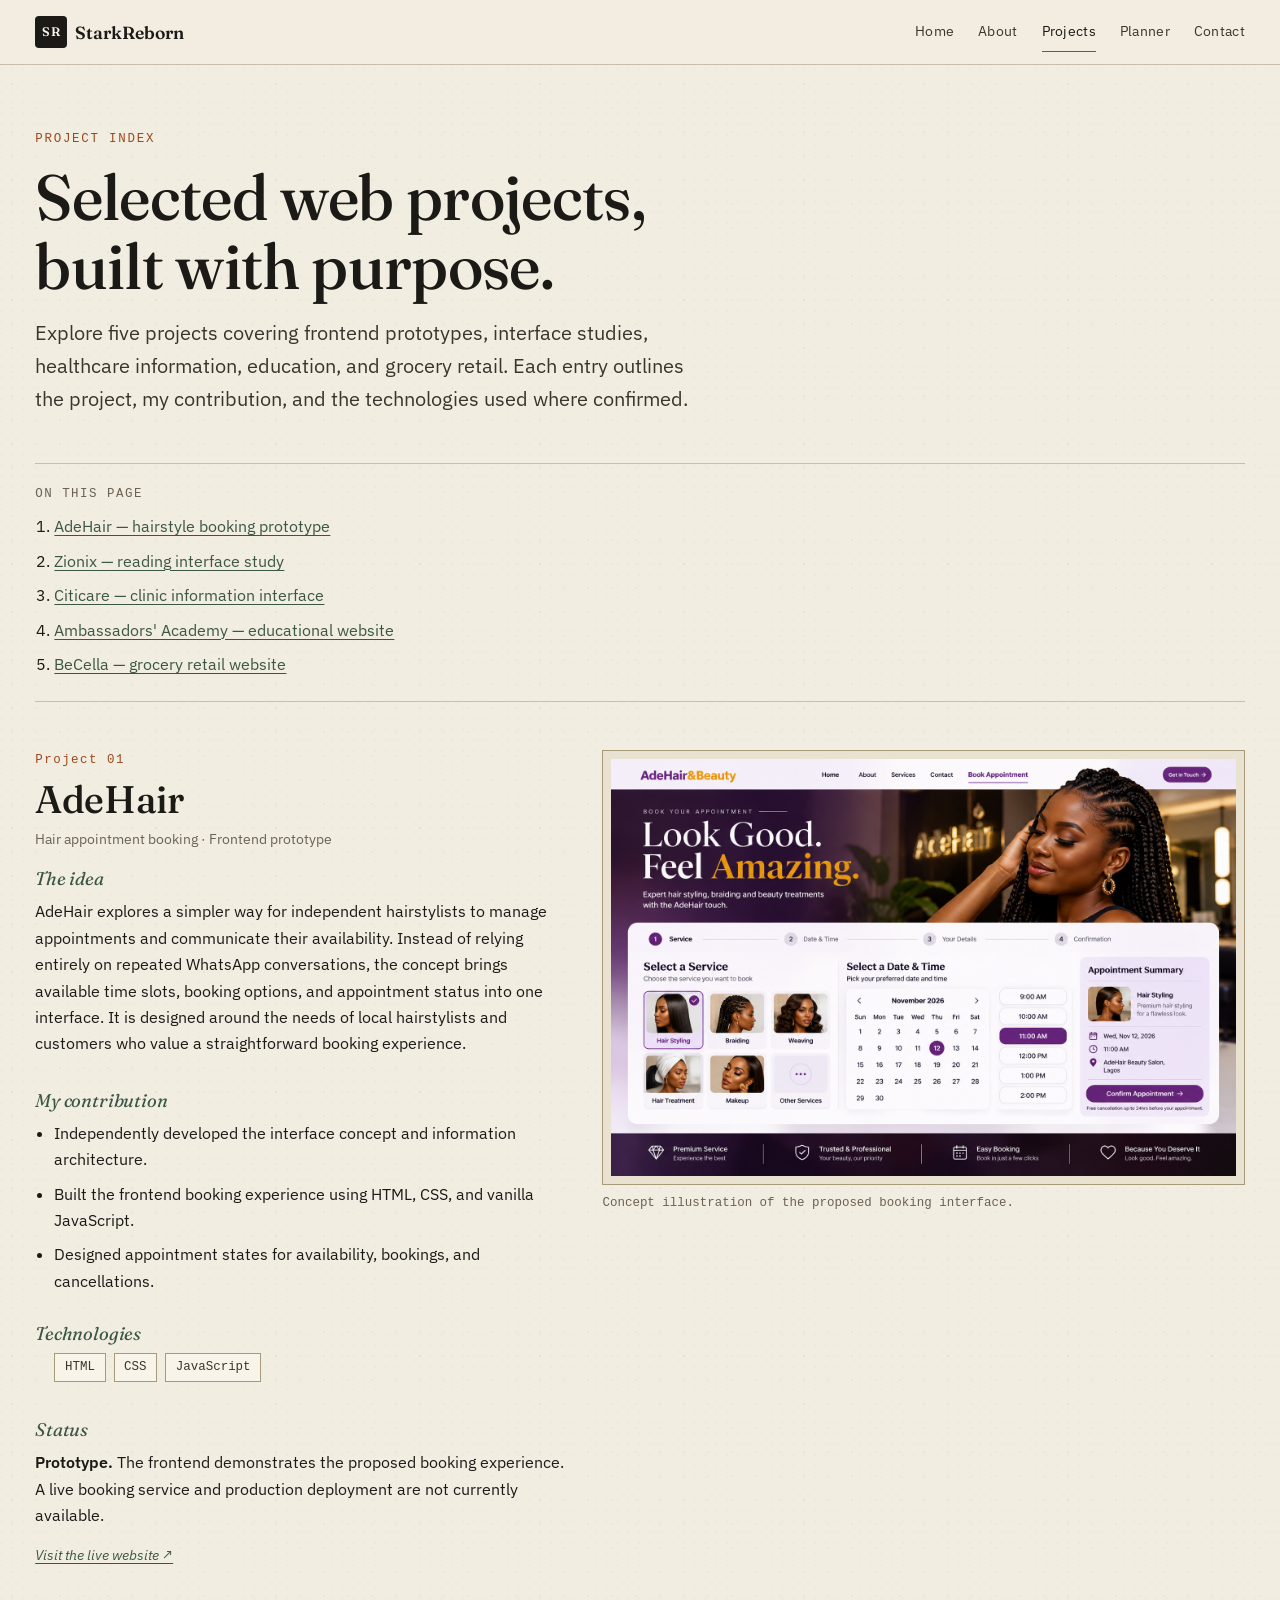
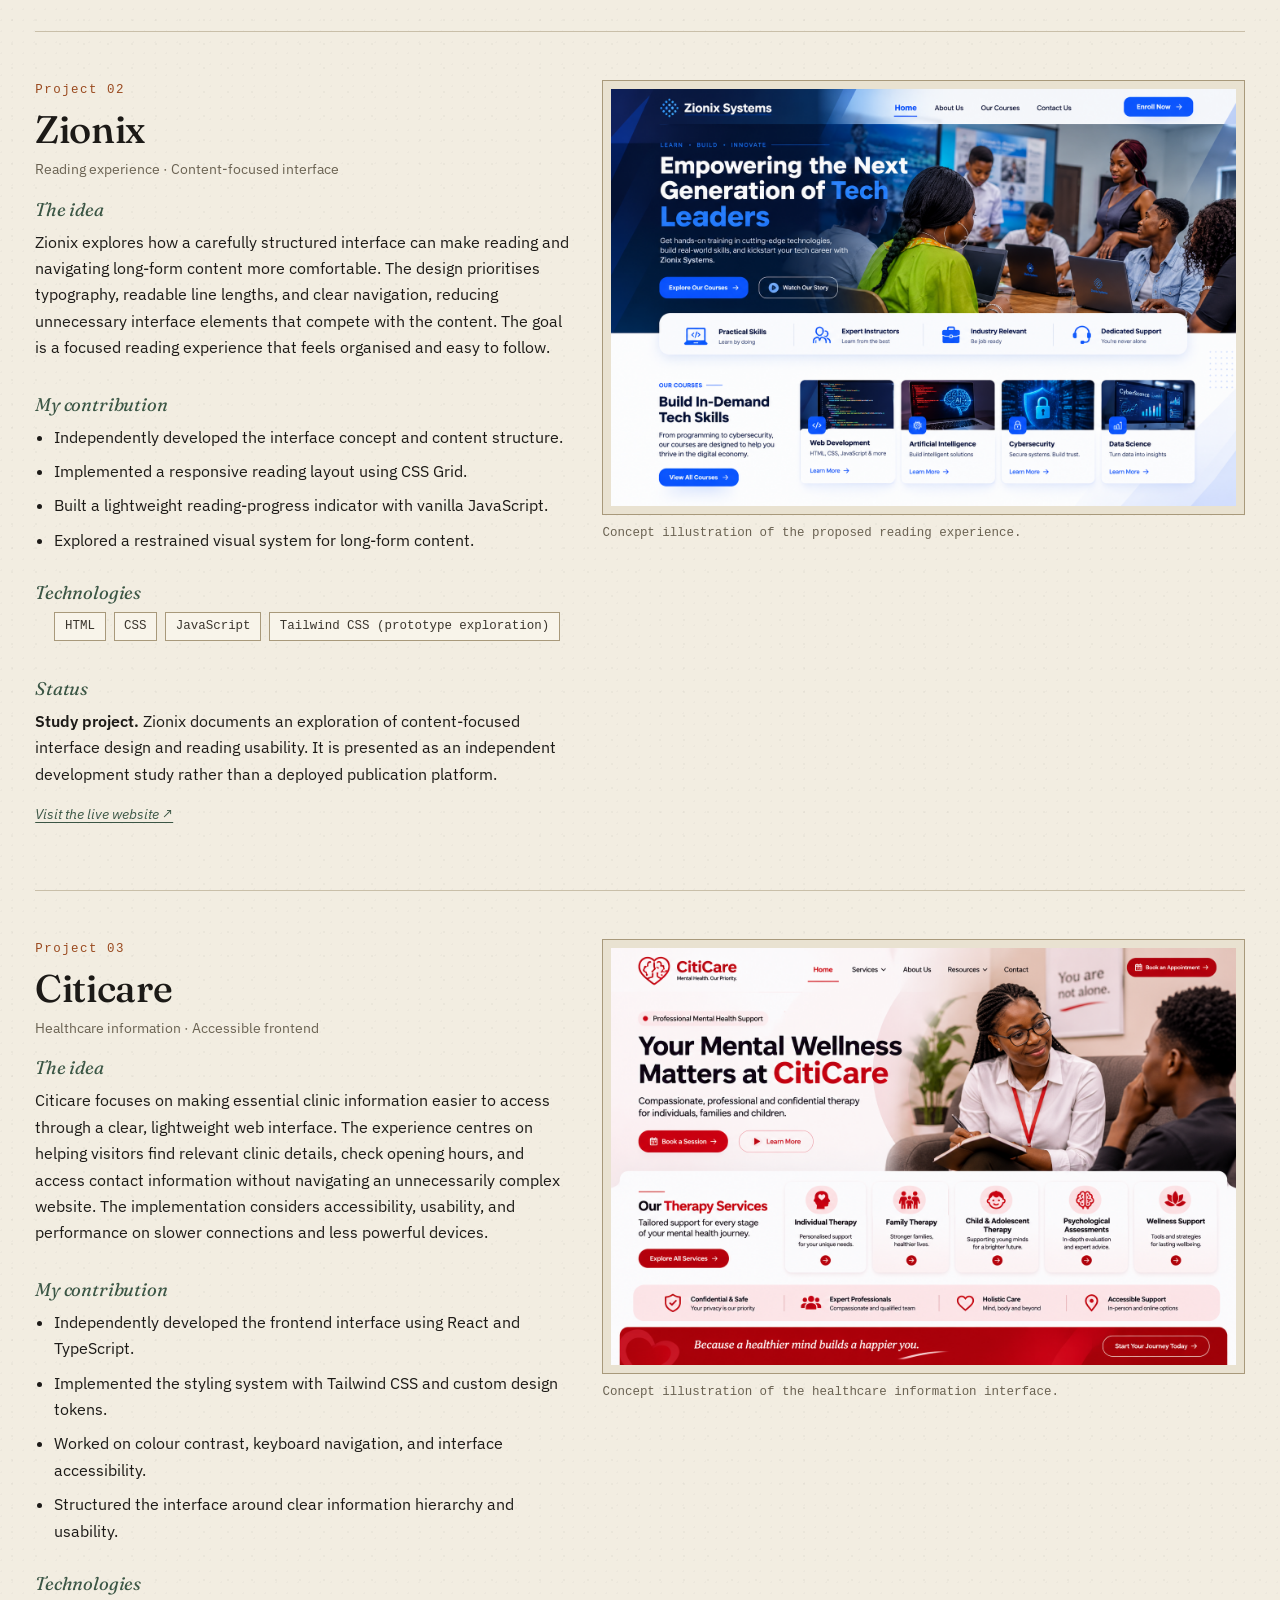
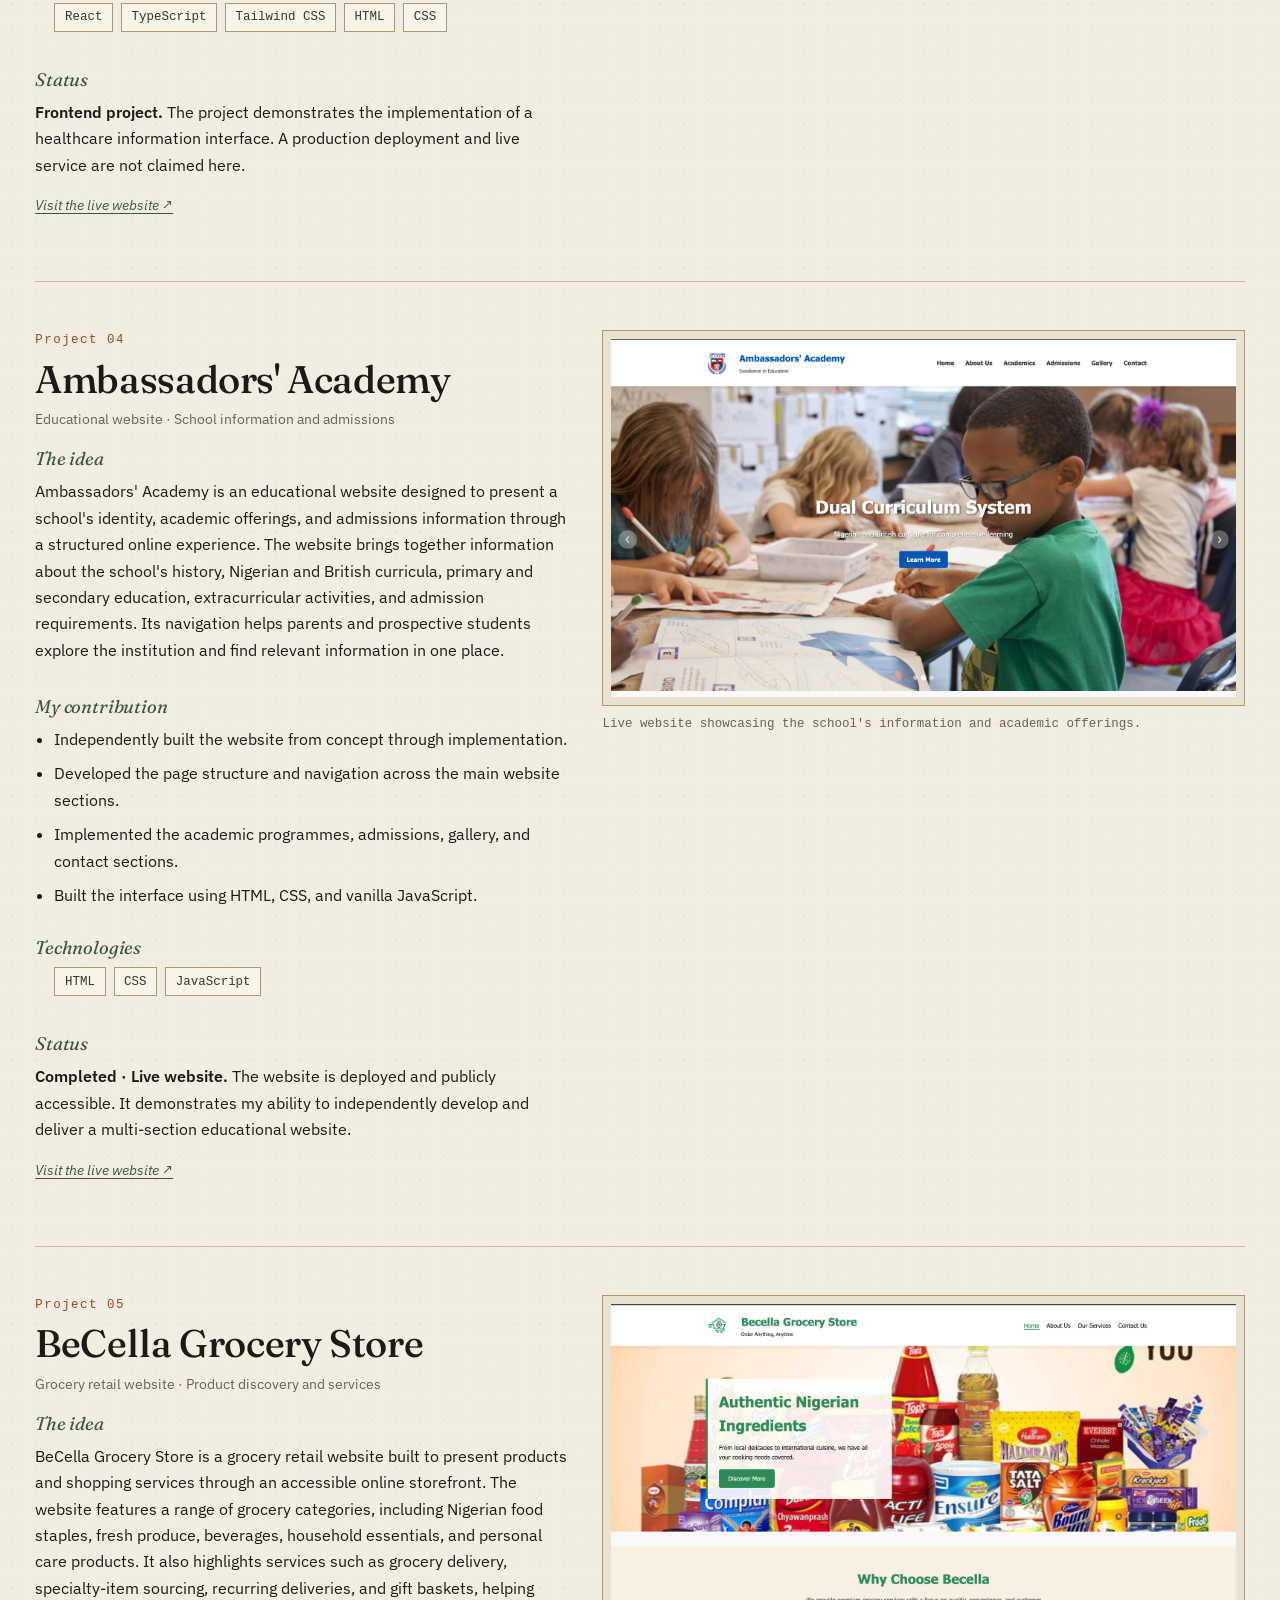
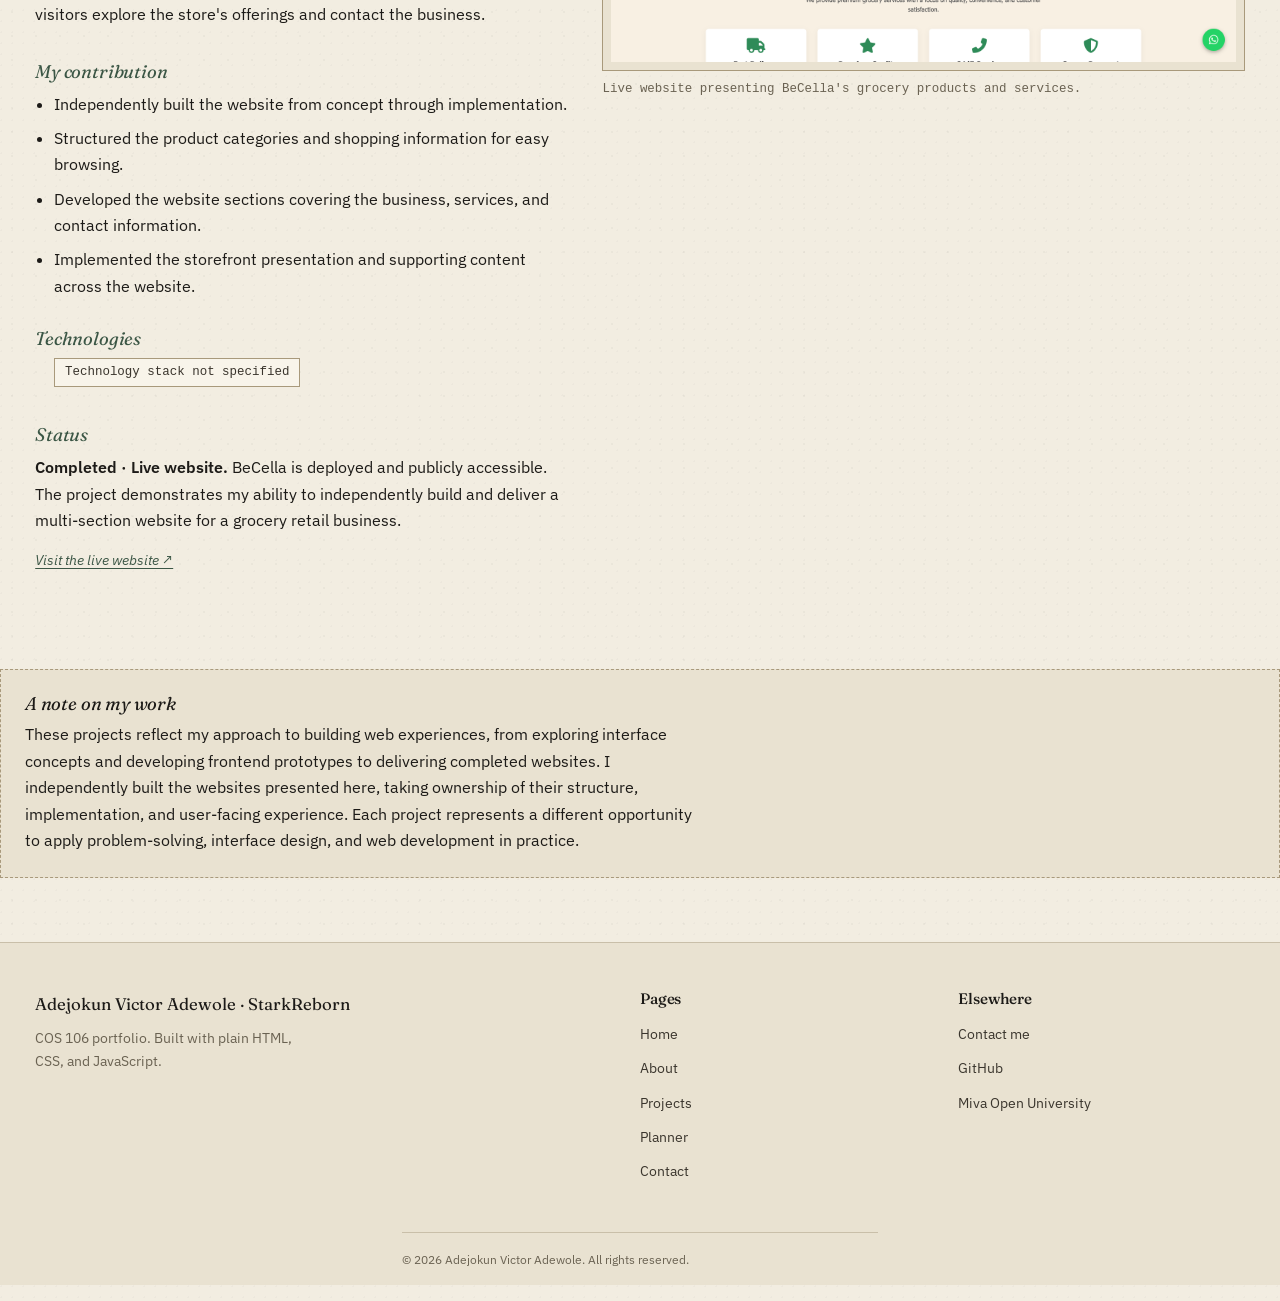
<file: projects.html>
<!DOCTYPE html>
<html lang="en">
<head>
  <meta charset="utf-8">
  <meta name="viewport" content="width=device-width, initial-scale=1">

  <title>Projects — Adejokun Victor Adewole</title>

  <meta name="description" content="Selected web development projects by Adejokun Victor Adewole, including AdeHair, Zionix, Citicare, Ambassadors Academy, and BeCella.">
  <meta name="author" content="Adejokun Victor Adewole">

  <link rel="icon" href="favicon.png" type="image/png">

  <link rel="preconnect" href="https://fonts.googleapis.com">
  <link rel="preconnect" href="https://fonts.gstatic.com" crossorigin>

  <link rel="stylesheet" href="https://fonts.googleapis.com/css2?family=Fraunces:ital,opsz,wght@0,9..144,300..700;1,9..144,300..600&family=IBM+Plex+Sans:wght@400;500;600&display=swap">

  <link rel="stylesheet" href="styles.css">
  <script src="main.js" defer></script>
</head>

<body class="page-projects">

  <a class="skip-link" href="#main">Skip to content</a>

  <header class="site-header">
    <div class="site-header__inner">

      <a class="brand" href="index.html" aria-label="StarkReborn — home">
        <span class="brand__mark" aria-hidden="true">SR</span>
        <span class="brand__text">StarkReborn</span>
      </a>

      <button class="nav-toggle" type="button" aria-expanded="false" aria-controls="primary-nav">
        <span class="nav-toggle__bar" aria-hidden="true"></span>
        <span class="nav-toggle__bar" aria-hidden="true"></span>
        <span class="nav-toggle__label">Menu</span>
      </button>

      <nav id="primary-nav" class="site-nav" aria-label="Primary">
        <ul>
          <li><a href="index.html">Home</a></li>
          <li><a href="about.html">About</a></li>
          <li><a href="projects.html">Projects</a></li>
          <li><a href="planner.html">Planner</a></li>
          <li><a href="contact.html">Contact</a></li>
        </ul>
      </nav>

    </div>
  </header>

  <main id="main">

    <section class="page-intro" aria-labelledby="projects-heading">
      <p class="page-intro__eyebrow">Project index</p>

      <h1 id="projects-heading" class="page-intro__title">
        Selected web projects,<br>
        built with purpose.
      </h1>

      <p class="page-intro__lede">
        Explore five projects covering frontend prototypes, interface studies,
        healthcare information, education, and grocery retail. Each entry outlines
        the project, my contribution, and the technologies used where confirmed.
      </p>
    </section>

    <nav class="project-toc" aria-label="Project contents">
      <h2 class="project-toc__heading">On this page</h2>

      <ol>
        <li><a href="#adehair">AdeHair — hairstyle booking prototype</a></li>
        <li><a href="#zionix">Zionix — reading interface study</a></li>
        <li><a href="#citicare">Citicare — clinic information interface</a></li>
        <li><a href="#ambassadors-academy">Ambassadors' Academy — educational website</a></li>
        <li><a href="#becella">BeCella — grocery retail website</a></li>
      </ol>
    </nav>

    <article class="project" id="adehair" aria-labelledby="adehair-title">

      <header class="project__header">
        <p class="project__index">Project 01</p>
        <h2 id="adehair-title" class="project__title">AdeHair</h2>
        <p class="project__subtitle">Hair appointment booking · Frontend prototype</p>
      </header>

      <figure class="project__visual">
        <img
          src="adehair.png"
          alt="Concept illustration of the AdeHair appointment booking interface."
          width="1200"
          height="750"
        >
        <figcaption>
          Concept illustration of the proposed booking interface.
        </figcaption>
      </figure>

      <div class="project__body">

        <section class="project__block">
          <h3>The idea</h3>
          <p>
            AdeHair explores a simpler way for independent hairstylists to manage
            appointments and communicate their availability. Instead of relying
            entirely on repeated WhatsApp conversations, the concept brings
            available time slots, booking options, and appointment status into
            one interface. It is designed around the needs of local hairstylists
            and customers who value a straightforward booking experience.
          </p>
        </section>

        <section class="project__block">
          <h3>My contribution</h3>
          <ul>
            <li>Independently developed the interface concept and information architecture.</li>
            <li>Built the frontend booking experience using HTML, CSS, and vanilla JavaScript.</li>
            <li>Designed appointment states for availability, bookings, and cancellations.</li>
          </ul>
        </section>

        <section class="project__block">
          <h3>Technologies</h3>
          <ul class="tech-tags" aria-label="Technologies used">
            <li>HTML</li>
            <li>CSS</li>
            <li>JavaScript</li>
          </ul>
        </section>

        <section class="project__block">
          <h3>Status</h3>
          <p>
            <strong>Prototype.</strong> The frontend demonstrates the proposed
            booking experience. A live booking service and production deployment
            are not currently available.
          </p>

          <p class="project__link-note">
            <a
              href="https://adehair.com"
              target="_blank"
              rel="noopener noreferrer"
              aria-label="Visit the AdeHair website"
            >
              Visit the live website ↗
            </a>
          </p>
        </section>

      </div>
    </article>

    <article class="project" id="zionix" aria-labelledby="zionix-title">

      <header class="project__header">
        <p class="project__index">Project 02</p>
        <h2 id="zionix-title" class="project__title">Zionix</h2>
        <p class="project__subtitle">Reading experience · Content-focused interface</p>
      </header>

      <figure class="project__visual">
        <img
          src="zionix.png"
          alt="Concept illustration of the Zionix reading interface."
          width="1200"
          height="750"
          loading="lazy"
        >
        <figcaption>
          Concept illustration of the proposed reading experience.
        </figcaption>
      </figure>

      <div class="project__body">

        <section class="project__block">
          <h3>The idea</h3>
          <p>
            Zionix explores how a carefully structured interface can make reading
            and navigating long-form content more comfortable. The design
            prioritises typography, readable line lengths, and clear navigation,
            reducing unnecessary interface elements that compete with the content.
            The goal is a focused reading experience that feels organised and
            easy to follow.
          </p>
        </section>

        <section class="project__block">
          <h3>My contribution</h3>
          <ul>
            <li>Independently developed the interface concept and content structure.</li>
            <li>Implemented a responsive reading layout using CSS Grid.</li>
            <li>Built a lightweight reading-progress indicator with vanilla JavaScript.</li>
            <li>Explored a restrained visual system for long-form content.</li>
          </ul>
        </section>

        <section class="project__block">
          <h3>Technologies</h3>
          <ul class="tech-tags" aria-label="Technologies used">
            <li>HTML</li>
            <li>CSS</li>
            <li>JavaScript</li>
            <li>Tailwind CSS (prototype exploration)</li>
          </ul>
        </section>

        <section class="project__block">
          <h3>Status</h3>
          <p>
            <strong>Study project.</strong> Zionix documents an exploration of
            content-focused interface design and reading usability. It is presented
            as an independent development study rather than a deployed publication
            platform.
          </p>

          <p class="project__link-note">
            <a
              href="https://zionixsystems.netlify.app/"
              target="_blank"
              rel="noopener noreferrer"
              aria-label="Visit the Zionix Systems website"
            >
              Visit the live website ↗
            </a>
          </p>
        </section>

      </div>
    </article>

    <article class="project" id="citicare" aria-labelledby="citicare-title">

      <header class="project__header">
        <p class="project__index">Project 03</p>
        <h2 id="citicare-title" class="project__title">Citicare</h2>
        <p class="project__subtitle">Healthcare information · Accessible frontend</p>
      </header>

      <figure class="project__visual">
        <img
          src="citicare.png"
          alt="Concept illustration of the Citicare healthcare information interface."
          width="1200"
          height="750"
          loading="lazy"
        >
        <figcaption>
          Concept illustration of the healthcare information interface.
        </figcaption>
      </figure>

      <div class="project__body">

        <section class="project__block">
          <h3>The idea</h3>
          <p>
            Citicare focuses on making essential clinic information easier to
            access through a clear, lightweight web interface. The experience
            centres on helping visitors find relevant clinic details, check
            opening hours, and access contact information without navigating
            an unnecessarily complex website. The implementation considers
            accessibility, usability, and performance on slower connections
            and less powerful devices.
          </p>
        </section>

        <section class="project__block">
          <h3>My contribution</h3>
          <ul>
            <li>Independently developed the frontend interface using React and TypeScript.</li>
            <li>Implemented the styling system with Tailwind CSS and custom design tokens.</li>
            <li>Worked on colour contrast, keyboard navigation, and interface accessibility.</li>
            <li>Structured the interface around clear information hierarchy and usability.</li>
          </ul>
        </section>

        <section class="project__block">
          <h3>Technologies</h3>
          <ul class="tech-tags" aria-label="Technologies used">
            <li>React</li>
            <li>TypeScript</li>
            <li>Tailwind CSS</li>
            <li>HTML</li>
            <li>CSS</li>
          </ul>
        </section>

        <section class="project__block">
          <h3>Status</h3>
          <p>
            <strong>Frontend project.</strong> The project demonstrates the
            implementation of a healthcare information interface. A production
            deployment and live service are not claimed here.
          </p>

          <p class="project__link-note">
            <a
              href="https://citicareservices.com"
              target="_blank"
              rel="noopener noreferrer"
              aria-label="Visit the Citicare Services website"
            >
              Visit the live website ↗
            </a>
          </p>
        </section>

      </div>
    </article>

    <article class="project" id="ambassadors-academy" aria-labelledby="ambassadors-academy-title">

      <header class="project__header">
        <p class="project__index">Project 04</p>
        <h2 id="ambassadors-academy-title" class="project__title">Ambassadors' Academy</h2>
        <p class="project__subtitle">Educational website · School information and admissions</p>
      </header>

      <figure class="project__visual">
        <img
          src="ambassadorsacademy.png"
          alt="Screenshot of the Ambassadors' Academy website, featuring its school introduction, academic programmes, and admissions information."
          width="1200"
          height="750"
          loading="lazy"
        >
        <figcaption>
          Live website showcasing the school's information and academic offerings.
        </figcaption>
      </figure>

      <div class="project__body">

        <section class="project__block">
          <h3>The idea</h3>
          <p>
            Ambassadors' Academy is an educational website designed to present a
            school's identity, academic offerings, and admissions information
            through a structured online experience. The website brings together
            information about the school's history, Nigerian and British curricula,
            primary and secondary education, extracurricular activities, and
            admission requirements. Its navigation helps parents and prospective
            students explore the institution and find relevant information in
            one place.
          </p>
        </section>

        <section class="project__block">
          <h3>My contribution</h3>
          <ul>
            <li>Independently built the website from concept through implementation.</li>
            <li>Developed the page structure and navigation across the main website sections.</li>
            <li>Implemented the academic programmes, admissions, gallery, and contact sections.</li>
            <li>Built the interface using HTML, CSS, and vanilla JavaScript.</li>
          </ul>
        </section>

        <section class="project__block">
          <h3>Technologies</h3>
          <ul class="tech-tags" aria-label="Technologies used">
            <li>HTML</li>
            <li>CSS</li>
            <li>JavaScript</li>
          </ul>
        </section>

        <section class="project__block">
          <h3>Status</h3>
          <p>
            <strong>Completed · Live website.</strong> The website is deployed
            and publicly accessible. It demonstrates my ability to independently
            develop and deliver a multi-section educational website.
          </p>

          <p class="project__link-note">
            <a
              href="https://ambassadorsacademy.netlify.app"
              target="_blank"
              rel="noopener noreferrer"
              aria-label="Visit the live Ambassadors' Academy website"
            >
              Visit the live website ↗
            </a>
          </p>
        </section>

      </div>
    </article>

    <article class="project" id="becella" aria-labelledby="becella-title">

      <header class="project__header">
        <p class="project__index">Project 05</p>
        <h2 id="becella-title" class="project__title">BeCella Grocery Store</h2>
        <p class="project__subtitle">Grocery retail website · Product discovery and services</p>
      </header>

      <figure class="project__visual">
        <img
          src="becella.png"
          alt="Screenshot of the BeCella Grocery Store website, showcasing grocery products, shopping information, and delivery services."
          width="1200"
          height="750"
          loading="lazy"
        >
        <figcaption>
          Live website presenting BeCella's grocery products and services.
        </figcaption>
      </figure>

      <div class="project__body">

        <section class="project__block">
          <h3>The idea</h3>
          <p>
            BeCella Grocery Store is a grocery retail website built to present
            products and shopping services through an accessible online storefront.
            The website features a range of grocery categories, including Nigerian
            food staples, fresh produce, beverages, household essentials, and
            personal care products. It also highlights services such as grocery
            delivery, specialty-item sourcing, recurring deliveries, and gift
            baskets, helping visitors explore the store's offerings and contact
            the business.
          </p>
        </section>

        <section class="project__block">
          <h3>My contribution</h3>
          <ul>
            <li>Independently built the website from concept through implementation.</li>
            <li>Structured the product categories and shopping information for easy browsing.</li>
            <li>Developed the website sections covering the business, services, and contact information.</li>
            <li>Implemented the storefront presentation and supporting content across the website.</li>
          </ul>
        </section>

        <section class="project__block">
          <h3>Technologies</h3>
          <ul class="tech-tags" aria-label="Technologies used">
            <li>Technology stack not specified</li>
          </ul>
        </section>

        <section class="project__block">
          <h3>Status</h3>
          <p>
            <strong>Completed · Live website.</strong> BeCella is deployed and
            publicly accessible. The project demonstrates my ability to
            independently build and deliver a multi-section website for a
            grocery retail business.
          </p>

          <p class="project__link-note">
            <a
              href="https://becellagrocerystore.netlify.app"
              target="_blank"
              rel="noopener noreferrer"
              aria-label="Visit the live BeCella Grocery Store website"
            >
              Visit the live website ↗
            </a>
          </p>
        </section>

      </div>
    </article>

    <aside class="project-note" aria-labelledby="note-heading">
      <h2 id="note-heading">A note on my work</h2>
      <p>
        These projects reflect my approach to building web experiences, from
        exploring interface concepts and developing frontend prototypes to
        delivering completed websites. I independently built the websites
        presented here, taking ownership of their structure, implementation,
        and user-facing experience. Each project represents a different
        opportunity to apply problem-solving, interface design, and web
        development in practice.
      </p>
    </aside>

  </main>

  <footer class="site-footer">
    <div class="site-footer__inner">

      <div class="site-footer__col">
        <p class="site-footer__brand">Adejokun Victor Adewole · StarkReborn</p>
        <p class="site-footer__note">
          COS 106 portfolio. Built with plain HTML, CSS, and JavaScript.
        </p>
      </div>

      <div class="site-footer__col">
        <h2 class="site-footer__heading">Pages</h2>
        <ul class="site-footer__links">
          <li><a href="index.html">Home</a></li>
          <li><a href="about.html">About</a></li>
          <li><a href="projects.html">Projects</a></li>
          <li><a href="planner.html">Planner</a></li>
          <li><a href="contact.html">Contact</a></li>
        </ul>
      </div>

      <div class="site-footer__col">
        <h2 class="site-footer__heading">Elsewhere</h2>
        <ul class="site-footer__links">
          <li><a href="contact.html">Contact me</a></li>
          <li><a href="https://github.com/starkeborn" rel="noopener">GitHub</a></li>
          <li><a href="https://www.miva.university/" rel="noopener">Miva Open University</a></li>
        </ul>
      </div>

    </div>

    <p class="site-footer__legal"> &copy; <span id="year">2026</span> Adejokun Victor Adewole. All rights reserved.
    </p>
  </footer>

</body>
</html>
</file>
<file: styles.css>
/* Design settings */
:root {
  --paper: #f2ede1;
  --paper-2: #e9e2d1;
  --paper-3: #ddd3bd;
  --ink: #1c1a17;
  --ink-2: #3a352d;
  --ink-3: #6a6252;
  --rule: #c9bfa9;
  --rule-strong: #a8997b;
  --botanical: #3b5645;
  --botanical-soft: #5f7d69;
  --copper: #9a4a1f;
  --copper-soft: #b56a3d;
  --cream: #f8f4ea;
  --surface-dark: #1f1d19;
  --surface-dark-2: #2a2721;
  --danger: #8a2418;
  --success: #2f5c3a;

  --font-display: "Fraunces", "Iowan Old Style", Georgia, "Times New Roman", serif;
  --font-body: "IBM Plex Sans", "Helvetica Neue", Arial, sans-serif;
  --font-mono: ui-monospace, "SFMono-Regular", Menlo, Consolas, monospace;

  --fs-base: 1rem;
  --fs-small: 0.875rem;
  --fs-xs: 0.78rem;
  --fs-lede: clamp(1.05rem, 0.95rem + 0.5vw, 1.25rem);
  --fs-h1: clamp(2.2rem, 1.4rem + 3.6vw, 4rem);
  --fs-h2: clamp(1.6rem, 1.2rem + 1.6vw, 2.4rem);
  --fs-h3: clamp(1.15rem, 1rem + 0.6vw, 1.4rem);
  --fs-hero: clamp(2.4rem, 1.4rem + 4.4vw, 4.6rem);

  --lh-tight: 1.08;
  --lh-snug: 1.25;
  --lh-body: 1.65;
  --measure: 68ch;
  --measure-tight: 56ch;

  --sp-1: 0.25rem;
  --sp-2: 0.5rem;
  --sp-3: 0.75rem;
  --sp-4: 1rem;
  --sp-5: 1.5rem;
  --sp-6: 2rem;
  --sp-7: 3rem;
  --sp-8: 4rem;
  --sp-9: 6rem;
  --sp-10: 8rem;

  --r-0: 0;
  --r-1: 2px;
  --r-2: 4px;
  --r-pill: 999px;

  --shadow-1: 0 1px 0 rgba(28, 26, 23, 0.06), 0 1px 2px rgba(28, 26, 23, 0.08);
  --shadow-2: 0 8px 24px rgba(28, 26, 23, 0.08);

  --dur-1: 120ms;
  --dur-2: 200ms;
  --dur-3: 320ms;
  --ease-1: cubic-bezier(0.2, 0.6, 0.2, 1);

  --page-pad: clamp(1.1rem, 0.6rem + 2vw, 2.5rem);
  --content-max: 76rem;
}

/* Base styles */
*,
*::before,
*::after { box-sizing: border-box; }

html { -webkit-text-size-adjust: 100%; scroll-behavior: smooth; }

body {
  margin: 0;
  font-family: var(--font-body);
  font-size: var(--fs-base);
  line-height: var(--lh-body);
  color: var(--ink);
  background-color: var(--paper);
  background-image:
    radial-gradient(rgba(28, 26, 23, 0.035) 1px, transparent 1px),
    radial-gradient(rgba(28, 26, 23, 0.025) 1px, transparent 1px);
  background-size: 24px 24px, 11px 11px;
  background-position: 0 0, 7px 9px;
  -webkit-font-smoothing: antialiased;
  text-rendering: optimizeLegibility;
}

img, svg, video, audio { display: block; max-width: 100%; }
img { height: auto; }

a { color: var(--botanical); text-decoration-thickness: 1px; text-underline-offset: 3px; }
a:hover { color: var(--copper); }

hr { border: 0; border-top: 1px solid var(--rule); margin: var(--sp-6) 0; }

code {
  font-family: var(--font-mono);
  font-size: 0.9em;
  background: rgba(28, 26, 23, 0.06);
  padding: 0.05em 0.35em;
  border-radius: var(--r-1);
}

.skip-link {
  position: absolute;
  left: -9999px;
  top: 0;
  background: var(--ink);
  color: var(--cream);
  padding: var(--sp-3) var(--sp-4);
  z-index: 100;
}
.skip-link:focus { left: var(--sp-3); top: var(--sp-3); }

/* Typography */
h1, h2, h3, h4 {
  font-family: var(--font-display);
  font-weight: 500;
  color: var(--ink);
  line-height: var(--lh-tight);
  margin: 0 0 var(--sp-4);
  letter-spacing: -0.01em;
}

h1 { font-size: var(--fs-h1); }
h2 { font-size: var(--fs-h2); }
h3 { font-size: var(--fs-h3); line-height: var(--lh-snug); }
h4 { font-size: 1.05rem; }

p { margin: 0 0 var(--sp-4); max-width: var(--measure); }

strong { font-weight: 600; }

ul, ol { max-width: var(--measure); }

/* Layout */
.site-header__inner,
main > section,
main > article,
main > nav,
.site-footer__inner,
.site-footer__legal {
  width: min(100% - (var(--page-pad) * 2), var(--content-max));
  margin-inline: auto;
}

main > section,
main > article,
main > nav { padding-block: var(--sp-7); }

/* Header and nav */
.site-header {
  position: sticky;
  top: 0;
  z-index: 50;
  background: rgba(242, 237, 225, 0.92);
  backdrop-filter: saturate(140%) blur(6px);
  border-bottom: 1px solid var(--rule);
}
.site-header__inner {
  display: flex;
  align-items: center;
  justify-content: space-between;
  gap: var(--sp-4);
  padding-block: var(--sp-3);
}

.brand {
  display: inline-flex;
  align-items: center;
  gap: var(--sp-2);
  text-decoration: none;
  color: var(--ink);
  font-family: var(--font-display);
  font-weight: 600;
  font-size: 1.1rem;
}
.brand__mark {
  display: inline-grid;
  place-items: center;
  width: 2rem;
  height: 2rem;
  background: var(--ink);
  color: var(--cream);
  font-size: 0.78rem;
  letter-spacing: 0.06em;
  border-radius: var(--r-2);
}
.brand:hover .brand__mark { background: var(--copper); }

.site-nav ul {
  display: flex;
  gap: var(--sp-5);
  list-style: none;
  margin: 0;
  padding: 0;
  max-width: none;
}
.site-nav a {
  display: inline-block;
  padding: var(--sp-2) 0;
  color: var(--ink-2);
  text-decoration: none;
  font-size: var(--fs-small);
  letter-spacing: 0.02em;
  border-bottom: 1px solid transparent;
  transition: color var(--dur-1) var(--ease-1),
              border-color var(--dur-1) var(--ease-1);
}
.site-nav a:hover { color: var(--copper); }
.site-nav a[aria-current="page"] {
  color: var(--ink);
  border-bottom-color: var(--copper);
}

.nav-toggle { display: none; }

/* Bttons and form */
.btn {
  display: inline-flex;
  align-items: center;
  justify-content: center;
  gap: var(--sp-2);
  padding: 0.7rem 1.1rem;
  font-family: var(--font-body);
  font-size: var(--fs-small);
  font-weight: 500;
  letter-spacing: 0.02em;
  border: 1px solid transparent;
  border-radius: var(--r-2);
  cursor: pointer;
  text-decoration: none;
  transition: background var(--dur-1) var(--ease-1),
              color var(--dur-1) var(--ease-1),
              border-color var(--dur-1) var(--ease-1),
              transform var(--dur-1) var(--ease-1);
}
.btn:active { transform: translateY(1px); }

.btn--primary {
  background: var(--ink);
  color: var(--cream);
  border-color: var(--ink);
}
.btn--primary:hover { background: var(--copper); border-color: var(--copper); }

.btn--ghost {
  background: transparent;
  color: var(--ink);
  border-color: var(--rule-strong);
}
.btn--ghost:hover { background: var(--paper-2); border-color: var(--ink); }

.btn:focus-visible {
  outline: 3px solid var(--copper);
  outline-offset: 3px;
}

.field { display: flex; flex-direction: column; gap: var(--sp-2); margin-bottom: var(--sp-5); }
.field__label {
  font-family: var(--font-display);
  font-size: 1.05rem;
  font-weight: 500;
  color: var(--ink);
}
.field__help {
  margin: 0;
  font-size: var(--fs-xs);
  color: var(--ink-3);
  max-width: var(--measure);
}
.field__error {
  margin: 0;
  font-size: var(--fs-xs);
  color: var(--danger);
  font-weight: 500;
}

input[type="text"],
input[type="email"],
input[type="tel"],
textarea {
  font: inherit;
  color: var(--ink);
  background: var(--cream);
  border: 1px solid var(--rule-strong);
  border-radius: var(--r-2);
  padding: 0.7rem 0.85rem;
  width: 100%;
  transition: border-color var(--dur-1) var(--ease-1),
              box-shadow var(--dur-1) var(--ease-1);
}
input:focus-visible,
textarea:focus-visible {
  outline: none;
  border-color: var(--copper);
  box-shadow: 0 0 0 3px rgba(154, 74, 31, 0.18);
}
input[aria-invalid="true"],
textarea[aria-invalid="true"] {
  border-color: var(--danger);
  box-shadow: 0 0 0 3px rgba(138, 36, 24, 0.12);
}

textarea { resize: vertical; min-height: 9rem; }

/* Footer */
.site-footer {
  border-top: 1px solid var(--rule);
  background: var(--paper-2);
  margin-top: var(--sp-8);
}
.site-footer__inner {
  display: grid;
  grid-template-columns: 2fr 1fr 1fr;
  gap: var(--sp-6);
  padding-block: var(--sp-7);
}
.site-footer__col p { margin: 0 0 var(--sp-2); max-width: 34ch; }
.site-footer__brand {
  font-family: var(--font-display);
  font-size: 1.05rem;
  color: var(--ink);
}
.site-footer__note { font-size: var(--fs-small); color: var(--ink-3); }
.site-footer__heading {
  font-family: var(--font-display);
  font-size: 0.95rem;
  font-weight: 500;
  color: var(--ink);
  margin: 0 0 var(--sp-3);
}
.site-footer__links {
  list-style: none;
  padding: 0;
  margin: 0;
  display: grid;
  gap: var(--sp-2);
  max-width: none;
}
.site-footer__links a {
  color: var(--ink-2);
  text-decoration: none;
  font-size: var(--fs-small);
}
.site-footer__links a:hover { color: var(--copper); text-decoration: underline; }

.site-footer__legal {
  border-top: 1px solid var(--rule);
  padding-block: var(--sp-4);
  font-size: var(--fs-xs);
  color: var(--ink-3);
}

/* Page sections */
.page-intro {
  padding-block: var(--sp-8) var(--sp-6);
  border-bottom: 1px solid var(--rule);
}
.page-intro__eyebrow {
  font-family: var(--font-mono);
  font-size: var(--fs-xs);
  letter-spacing: 0.14em;
  text-transform: uppercase;
  color: var(--copper);
  margin: 0 0 var(--sp-3);
}
.page-intro__title { margin: 0 0 var(--sp-4); max-width: 20ch; }
.page-intro__lede {
  font-size: var(--fs-lede);
  color: var(--ink-2);
  max-width: var(--measure-tight);
}

/* Home page */
.hero {
  padding-block: var(--sp-8) var(--sp-7);
  border-bottom: 1px solid var(--rule);
}
.hero__grid {
  display: grid;
  grid-template-columns: minmax(0, 1.4fr) minmax(0, 1fr);
  gap: var(--sp-7);
  align-items: end;
}
.hero__eyebrow {
  font-family: var(--font-mono);
  font-size: var(--fs-xs);
  letter-spacing: 0.14em;
  text-transform: uppercase;
  color: var(--copper);
  margin: 0 0 var(--sp-4);
}
.hero__title {
  font-size: var(--fs-hero);
  line-height: var(--lh-tight);
  letter-spacing: -0.02em;
  margin: 0 0 var(--sp-5);
}
.hero__title span { display: block; }
.hero__title-accent { font-style: italic; color: var(--botanical); }
.hero__title-tail {
  font-family: var(--font-body);
  font-size: var(--fs-lede);
  font-weight: 400;
  font-style: normal;
  color: var(--ink-3);
  max-width: 28ch;
  margin-top: var(--sp-3);
  line-height: 1.4;
}
.hero__lede {
  font-size: var(--fs-lede);
  color: var(--ink-2);
  max-width: 44ch;
}
.hero__actions {
  display: flex;
  flex-wrap: wrap;
  gap: var(--sp-3);
  margin-top: var(--sp-5);
}

.hero__portrait {
  width: 100%;
  max-width: 420px;
  margin: 0 auto;
  border: 1px solid var(--rule-strong);
  background: var(--paper-2);
  padding: var(--sp-2);
  align-self: end;
}

.hero__portrait img {
  display: block;
  width: 100%;
  height: auto;
  aspect-ratio: 4 / 5;
  object-fit: contain;
  object-position: center;
}

.hero__portrait figcaption {
  padding: var(--sp-3) var(--sp-2) var(--sp-1);
  display: flex;
  flex-direction: column;
  gap: var(--sp-1);
}

.hero__caption-line {
  font-family: var(--font-display);
  font-size: 1rem;
  color: var(--ink);
}
.hero__caption-meta {
  font-size: var(--fs-xs);
  color: var(--ink-3);
  font-family: var(--font-mono);
  letter-spacing: 0.04em;
}

.statement { padding-block: var(--sp-8); }
.statement__inner { max-width: var(--content-max); }
.statement__heading {
  font-size: var(--fs-h2);
  margin-bottom: var(--sp-4);
}
.statement__body {
  font-size: var(--fs-lede);
  color: var(--ink-2);
  max-width: var(--measure);
}
.statement__skills {
  list-style: none;
  padding: 0;
  margin: var(--sp-6) 0 0;
  display: flex;
  flex-wrap: wrap;
  gap: var(--sp-2);
  max-width: none;
}
.statement__skills li {
  border: 1px solid var(--rule-strong);
  padding: 0.35rem 0.75rem;
  font-size: var(--fs-small);
  font-family: var(--font-mono);
  color: var(--ink-2);
  background: var(--cream);
  border-radius: var(--r-2);
}

.featured {
  padding-block: var(--sp-8);
  border-top: 1px solid var(--rule);
}
.section-header {
  display: flex;
  justify-content: space-between;
  align-items: baseline;
  gap: var(--sp-4);
  margin-bottom: var(--sp-6);
}
.section-header h2 { margin: 0; }
.section-header__link {
  font-size: var(--fs-small);
  color: var(--botanical);
  text-decoration: none;
}
.section-header__link:hover { color: var(--copper); text-decoration: underline; }

.featured__grid {
  display: grid;
  grid-template-columns: 1.3fr 1fr 1fr;
  gap: var(--sp-5);
}
.featured-card {
  display: flex;
  flex-direction: column;
  gap: var(--sp-3);
  padding: var(--sp-5);
  border: 1px solid var(--rule-strong);
  background: var(--cream);
  min-height: 16rem;
  transition: border-color var(--dur-2) var(--ease-1),
              transform var(--dur-2) var(--ease-1);
}
.featured-card:hover {
  border-color: var(--ink);
  transform: translateY(-2px);
}
.featured-card--tall {
  background: var(--surface-dark);
  color: var(--cream);
  border-color: var(--surface-dark);
}
.featured-card--tall .featured-card__title,
.featured-card--tall .featured-card__kicker { color: var(--cream); }
.featured-card--tall .featured-card__desc { color: var(--paper-2); }
.featured-card--tall .featured-card__link { color: var(--paper); }

.featured-card__kicker {
  font-family: var(--font-mono);
  font-size: var(--fs-xs);
  letter-spacing: 0.1em;
  text-transform: uppercase;
  color: var(--copper);
  margin: 0;
}
.featured-card__title {
  font-family: var(--font-display);
  font-size: 1.6rem;
  margin: 0;
  color: var(--ink);
}
.featured-card__desc {
  margin: 0;
  color: var(--ink-2);
  flex: 1;
}
.featured-card__link {
  font-size: var(--fs-small);
  color: var(--botanical);
  text-decoration: none;
  align-self: flex-start;
  border-bottom: 1px solid currentColor;
  padding-bottom: 1px;
}
.featured-card__link:hover { color: var(--copper); }

.cta-band {
  padding-block: var(--sp-8);
  background: var(--surface-dark-2);
  color: var(--paper);
  margin-block: var(--sp-6);
}
.cta-band__inner {
  width: min(100% - (var(--page-pad) * 2), var(--content-max));
  margin-inline: auto;
  max-width: 60ch;
}
.cta-band h2 { color: var(--cream); }
.cta-band p { color: var(--paper-2); }
.cta-band code { background: rgba(255, 255, 255, 0.1); color: var(--cream); }

/* About page */
.about-section {
  padding-block: var(--sp-6);
  border-bottom: 1px solid var(--rule);
  display: grid;
  grid-template-columns: minmax(0, 1fr) minmax(0, 2.2fr);
  gap: var(--sp-6);
  align-items: start;
}
.about-section:last-of-type { border-bottom: 0; }
.about-section__heading {
  margin: 0;
  font-size: var(--fs-h3);
  font-family: var(--font-display);
  font-style: italic;
  font-weight: 400;
  color: var(--botanical);
}
.about-section__body > p { max-width: var(--measure); }

.skills-table {
  width: 100%;
  border-collapse: collapse;
  font-size: var(--fs-small);
  margin-top: var(--sp-3);
}
.skills-table caption {
  text-align: left;
  font-family: var(--font-display);
  font-size: 1rem;
  color: var(--ink-2);
  padding-bottom: var(--sp-3);
}
.skills-table th,
.skills-table td {
  text-align: left;
  padding: var(--sp-3) var(--sp-3);
  border-bottom: 1px solid var(--rule);
  vertical-align: top;
}
.skills-table thead th {
  font-family: var(--font-mono);
  font-size: var(--fs-xs);
  letter-spacing: 0.08em;
  text-transform: uppercase;
  color: var(--ink-3);
  border-bottom-color: var(--rule-strong);
}
.skills-table tbody th {
  font-family: var(--font-display);
  font-weight: 500;
  color: var(--ink);
  width: 22%;
}

.interest-list {
  padding-left: 1.2rem;
  max-width: var(--measure);
}
.interest-list li { margin-bottom: var(--sp-2); }

.personal-statement {
  margin: 0;
  padding: var(--sp-5) var(--sp-6);
  background: var(--cream);
  border-left: 3px solid var(--copper);
}
.personal-statement p {
  font-family: var(--font-display);
  font-size: var(--fs-lede);
  line-height: 1.55;
  color: var(--ink-2);
  margin: 0;
  max-width: var(--measure);
}

.about-audio {
  width: 100%;
  max-width: 32rem;
  margin-top: var(--sp-3);
}

.milestone-list {
  padding-left: 1.4rem;
  max-width: var(--measure);
}
.milestone-list li { margin-bottom: var(--sp-2); }

/* Projects page */
.project-toc {
  padding-block: var(--sp-5);
  border-bottom: 1px solid var(--rule);
}
.project-toc__heading {
  font-family: var(--font-mono);
  font-size: var(--fs-xs);
  letter-spacing: 0.12em;
  text-transform: uppercase;
  color: var(--ink-3);
  margin: 0 0 var(--sp-3);
}
.project-toc ol {
  list-style: decimal;
  padding-left: 1.2rem;
  margin: 0;
  display: grid;
  gap: var(--sp-2);
}
.project-toc a { color: var(--botanical); }

.project {
  padding-block: var(--sp-7);
  border-bottom: 1px solid var(--rule);
  display: grid;
  grid-template-columns: minmax(0, 1fr) minmax(0, 1.2fr);
  grid-template-areas:
    "header visual"
    "body   visual";
  column-gap: var(--sp-6);
  row-gap: var(--sp-4);
}
.project:last-of-type { border-bottom: 0; }
.project__header { grid-area: header; }
.project__visual { grid-area: visual; margin: 0; }
.project__body { grid-area: body; display: grid; gap: var(--sp-4); }

.project__index {
  font-family: var(--font-mono);
  font-size: var(--fs-xs);
  letter-spacing: 0.12em;
  color: var(--copper);
  margin: 0 0 var(--sp-2);
}
.project__title {
  font-size: var(--fs-h2);
  margin: 0 0 var(--sp-2);
}
.project__subtitle {
  color: var(--ink-3);
  font-size: var(--fs-small);
  margin: 0;
}

.project__visual img {
  width: 100%;
  height: auto;
  border: 1px solid var(--rule-strong);
  background: var(--paper-2);
  padding: var(--sp-2);
}
.project__visual figcaption {
  font-size: var(--fs-xs);
  color: var(--ink-3);
  margin-top: var(--sp-2);
  font-family: var(--font-mono);
}

.project__block h3 {
  font-family: var(--font-display);
  font-style: italic;
  font-weight: 400;
  font-size: 1.15rem;
  color: var(--botanical);
  margin-bottom: var(--sp-2);
}
.project__block ul { padding-left: 1.2rem; margin: 0 0 var(--sp-3); }
.project__block li { margin-bottom: var(--sp-2); }

.tech-tags {
  list-style: none;
  padding: 0;
  display: flex;
  flex-wrap: wrap;
  gap: var(--sp-2);
  margin: 0;
}
.tech-tags li {
  border: 1px solid var(--rule-strong);
  background: var(--cream);
  padding: 0.2rem 0.6rem;
  font-size: var(--fs-xs);
  font-family: var(--font-mono);
  color: var(--ink-2);
}

.project__link-note {
  font-size: var(--fs-small);
  color: var(--ink-3);
  font-style: italic;
}

.project-note {
  margin-top: var(--sp-6);
  padding: var(--sp-5);
  background: var(--paper-2);
  border: 1px dashed var(--rule-strong);
}
.project-note h2 {
  font-family: var(--font-display);
  font-style: italic;
  font-weight: 400;
  font-size: 1.15rem;
  margin: 0 0 var(--sp-2);
}
.project-note p { margin: 0; max-width: var(--measure); }

/* Planner page */
.planner {
  padding-block: var(--sp-7);
  display: grid;
  grid-template-columns: minmax(0, 1fr) minmax(0, 1.4fr);
  gap: var(--sp-6);
  align-items: start;
}
.planner__heading,
.contact__heading {
  font-size: var(--fs-h3);
  margin-bottom: var(--sp-3);
}
.planner__form-wrap,
.planner__list-wrap {
  padding: var(--sp-5);
  border: 1px solid var(--rule-strong);
  background: var(--cream);
}
.planner__list-wrap { background: var(--paper-2); }

.task-form { display: grid; gap: var(--sp-3); }
.task-form .field { margin-bottom: 0; }

.planner__notice {
  margin-top: var(--sp-4);
  padding: var(--sp-3);
  border-left: 3px solid var(--danger);
  background: rgba(138, 36, 24, 0.06);
  font-size: var(--fs-small);
}

.planner__summary {
  font-family: var(--font-mono);
  font-size: var(--fs-xs);
  letter-spacing: 0.06em;
  color: var(--ink-3);
  text-transform: uppercase;
  margin-bottom: var(--sp-4);
  padding-bottom: var(--sp-3);
  border-bottom: 1px solid var(--rule-strong);
}
.planner__summary p { margin: 0; max-width: none; }

.task-list {
  list-style: none;
  padding: 0;
  margin: 0;
  display: grid;
  gap: var(--sp-2);
  max-width: none;
}
.task-item {
  display: grid;
  grid-template-columns: 1fr auto auto;
  gap: var(--sp-3);
  align-items: center;
  padding: var(--sp-3) var(--sp-4);
  background: var(--cream);
  border: 1px solid var(--rule);
  transition: border-color var(--dur-1) var(--ease-1);
}
.task-item:hover { border-color: var(--rule-strong); }
.task-item[data-done="true"] .task-item__text {
  color: var(--ink-3);
  text-decoration: line-through;
  text-decoration-thickness: 1px;
}
.task-item__text {
  font-family: var(--font-body);
  color: var(--ink);
  word-break: break-word;
  min-width: 0;
}
.task-item__actions {
  display: flex;
  gap: var(--sp-2);
}
.task-item__btn {
  border: 1px solid var(--rule-strong);
  background: transparent;
  padding: 0.35rem 0.7rem;
  font-family: var(--font-body);
  font-size: var(--fs-xs);
  cursor: pointer;
  border-radius: var(--r-2);
  color: var(--ink-2);
  transition: background var(--dur-1) var(--ease-1),
              color var(--dur-1) var(--ease-1),
              border-color var(--dur-1) var(--ease-1);
}
.task-item__btn:hover {
  background: var(--ink);
  color: var(--cream);
  border-color: var(--ink);
}
.task-item__btn--danger:hover {
  background: var(--danger);
  border-color: var(--danger);
}
.task-item__btn:focus-visible {
  outline: 3px solid var(--copper);
  outline-offset: 2px;
}

.task-empty {
  padding: var(--sp-5);
  border: 1px dashed var(--rule-strong);
  color: var(--ink-3);
  text-align: center;
  font-style: italic;
  margin: 0;
}

.planner__feedback {
  margin: var(--sp-3) 0 0;
  font-size: var(--fs-small);
  color: var(--success);
  min-height: 1.2em;
}

/* Contact page */
.contact {
  padding-block: var(--sp-7);
  display: grid;
  grid-template-columns: minmax(0, 1.6fr) minmax(0, 1fr);
  gap: var(--sp-6);
  align-items: start;
}
.contact__form-wrap {
  padding: var(--sp-6);
  border: 1px solid var(--rule-strong);
  background: var(--cream);
}
.contact-form .field { margin-bottom: var(--sp-4); }
.contact-form__actions {
  display: flex;
  flex-wrap: wrap;
  gap: var(--sp-3);
  margin-top: var(--sp-4);
}
.contact-form__status {
  margin: var(--sp-4) 0 0;
  font-size: var(--fs-small);
  color: var(--danger);
  min-height: 1.2em;
}
.contact-form__status[data-state="ok"] { color: var(--success); }

.contact-success {
  padding: var(--sp-5);
  background: rgba(59, 86, 69, 0.08);
  border-left: 3px solid var(--botanical);
  margin-top: var(--sp-5);
}
.contact-success h3 {
  font-family: var(--font-display);
  font-size: 1.3rem;
  margin: 0 0 var(--sp-2);
  color: var(--botanical);
}
.contact-success p { margin: 0 0 var(--sp-3); max-width: var(--measure); }
.contact-success__note { font-size: var(--fs-small); color: var(--ink-3); }

.contact__aside {
  padding: var(--sp-5);
  background: var(--surface-dark);
  color: var(--paper);
}
.contact__aside-heading {
  color: var(--cream);
  font-size: var(--fs-h3);
  margin: 0 0 var(--sp-3);
}
.contact-rules {
  padding-left: 1.2rem;
  margin: 0 0 var(--sp-4);
  color: var(--paper-2);
  font-size: var(--fs-small);
}
.contact-rules li { margin-bottom: var(--sp-2); }
.contact-rules code {
  background: rgba(255, 255, 255, 0.12);
  color: var(--cream);
}
.contact__aside-note {
  font-size: var(--fs-xs);
  color: var(--paper-2);
  margin: 0;
}

/* Responsive styles */
@media (max-width: 960px) {
  .hero__grid { grid-template-columns: 1fr; }

  .hero__portrait {
    max-width: 420px;
    margin-inline: auto;
  }

  .featured__grid { grid-template-columns: 1fr 1fr; }
  .featured-card--tall { grid-column: 1 / -1; }

  .about-section { grid-template-columns: 1fr; gap: var(--sp-3); }
  .project {
    grid-template-columns: 1fr;
    grid-template-areas:
      "header"
      "visual"
      "body";
  }
  .planner, .contact { grid-template-columns: 1fr; }
  .site-footer__inner { grid-template-columns: 1fr 1fr; }
}

@media (max-width: 720px) {
  .nav-toggle {
    display: inline-flex;
    align-items: center;
    gap: 0.5rem;
    background: transparent;
    border: 1px solid var(--rule-strong);
    padding: 0.45rem 0.7rem;
    border-radius: var(--r-2);
    cursor: pointer;
    font-family: var(--font-body);
    font-size: var(--fs-small);
    color: var(--ink);
  }
  .nav-toggle__bar {
    display: block;
    width: 1rem;
    height: 1px;
    background: var(--ink);
  }
  .nav-toggle__label { margin-left: 0.25rem; }
  .nav-toggle:focus-visible {
    outline: 3px solid var(--copper);
    outline-offset: 2px;
  }

  .site-nav {
    position: absolute;
    inset: 100% 0 auto 0;
    background: var(--paper);
    border-bottom: 1px solid var(--rule);
    display: none;
    padding: var(--sp-3) var(--page-pad) var(--sp-5);
  }
  .site-nav.is-open { display: block; }
  .site-nav ul {
    flex-direction: column;
    gap: 0;
  }
  .site-nav a {
    display: block;
    padding: var(--sp-3) 0;
    border-bottom: 1px solid var(--rule);
    font-size: 1rem;
  }
  .site-nav a[aria-current="page"] {
    border-bottom-color: var(--copper);
  }

  .featured__grid { grid-template-columns: 1fr; }
  .site-footer__inner { grid-template-columns: 1fr; }
  .hero__actions .btn { width: 100%; justify-content: center; }

  .hero__portrait {
    width: 100%;
    max-width: 420px;
  }

  .task-item {
    grid-template-columns: 1fr;
    grid-template-areas:
      "text"
      "actions";
  }
  .task-item__text { grid-area: text; }
  .task-item__actions { grid-area: actions; }
  .task-item__btn { flex: 1; text-align: center; padding: 0.5rem; }

  .contact-form__actions .btn { flex: 1; justify-content: center; }

  .skills-table { font-size: 0.82rem; }
  .skills-table th, .skills-table td { padding: var(--sp-2); }
}

@media (max-width: 420px) {
  .brand__text { display: none; }
  .featured-card { padding: var(--sp-4); }
}

@media (max-width: 620px) {
  .skills-table,
  .skills-table thead,
  .skills-table tbody,
  .skills-table tr {
    display: block;
    width: 100%;
  }
  .skills-table thead { position: absolute; left: -9999px; }
  .skills-table tr {
    border: 1px solid var(--rule);
    padding: var(--sp-3);
    margin-bottom: var(--sp-3);
    background: var(--cream);
  }
  .skills-table th, .skills-table td {
    display: block;
    padding: 0.25rem 0;
    border: 0;
    width: auto;
  }
  .skills-table tbody th {
    font-family: var(--font-mono);
    font-size: var(--fs-xs);
    letter-spacing: 0.06em;
    text-transform: uppercase;
    color: var(--copper);
  }
}

/* Accessibility and printing */
:focus-visible {
  outline: 3px solid var(--copper);
  outline-offset: 3px;
  border-radius: 2px;
}

[hidden] { display: none !important; }

@media (prefers-reduced-motion: reduce) {
  *, *::before, *::after {
    animation-duration: 0.001ms !important;
    animation-iteration-count: 1 !important;
    transition-duration: 0.001ms !important;
    scroll-behavior: auto !important;
  }
}

@media print {
  .site-header,
  .site-footer,
  .nav-toggle,
  .cta-band,
  .project-toc { display: none; }
  body {
    background: #fff;
    color: #000;
    font-size: 11pt;
  }
  a { color: #000; text-decoration: underline; }
  main > section, main > article { padding-block: 1rem; }
  .project {
    grid-template-columns: 1fr;
    grid-template-areas: "header" "body";
  }
  .project__visual { display: none; }
}
</file>
